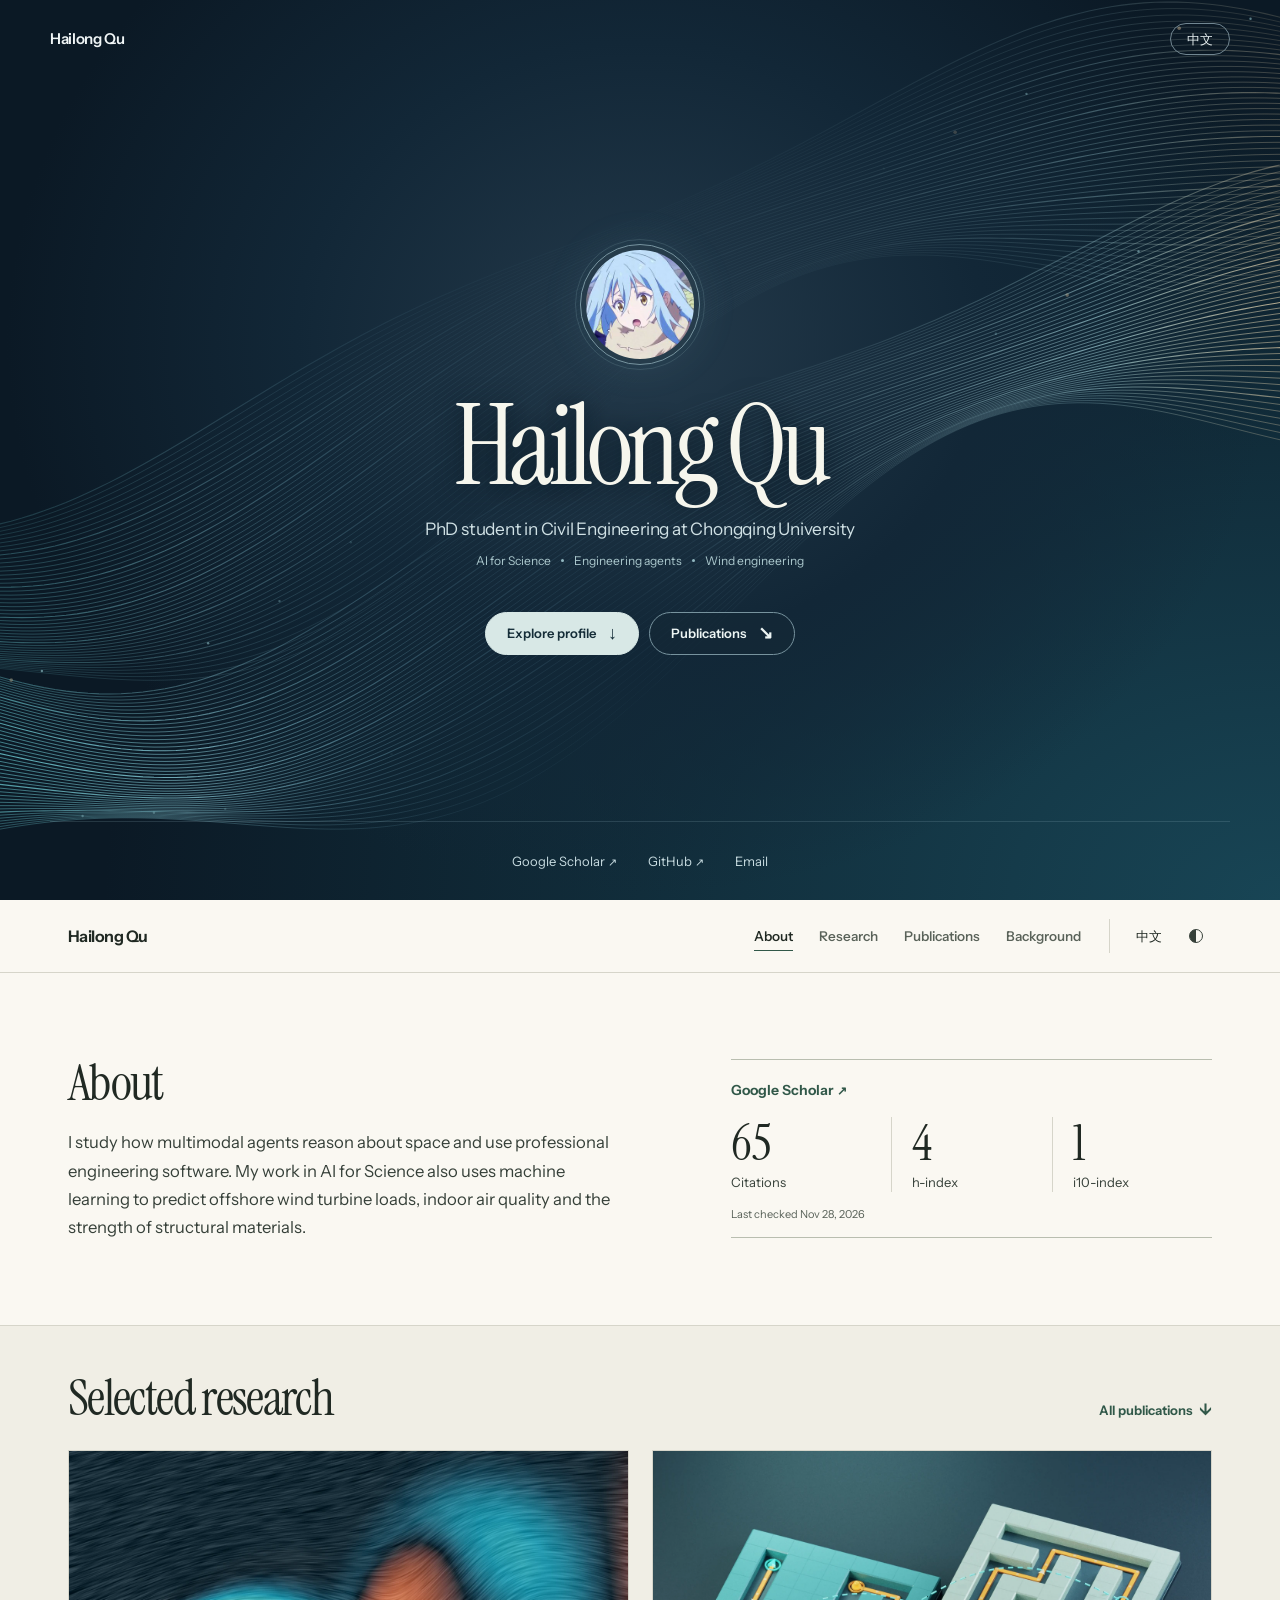
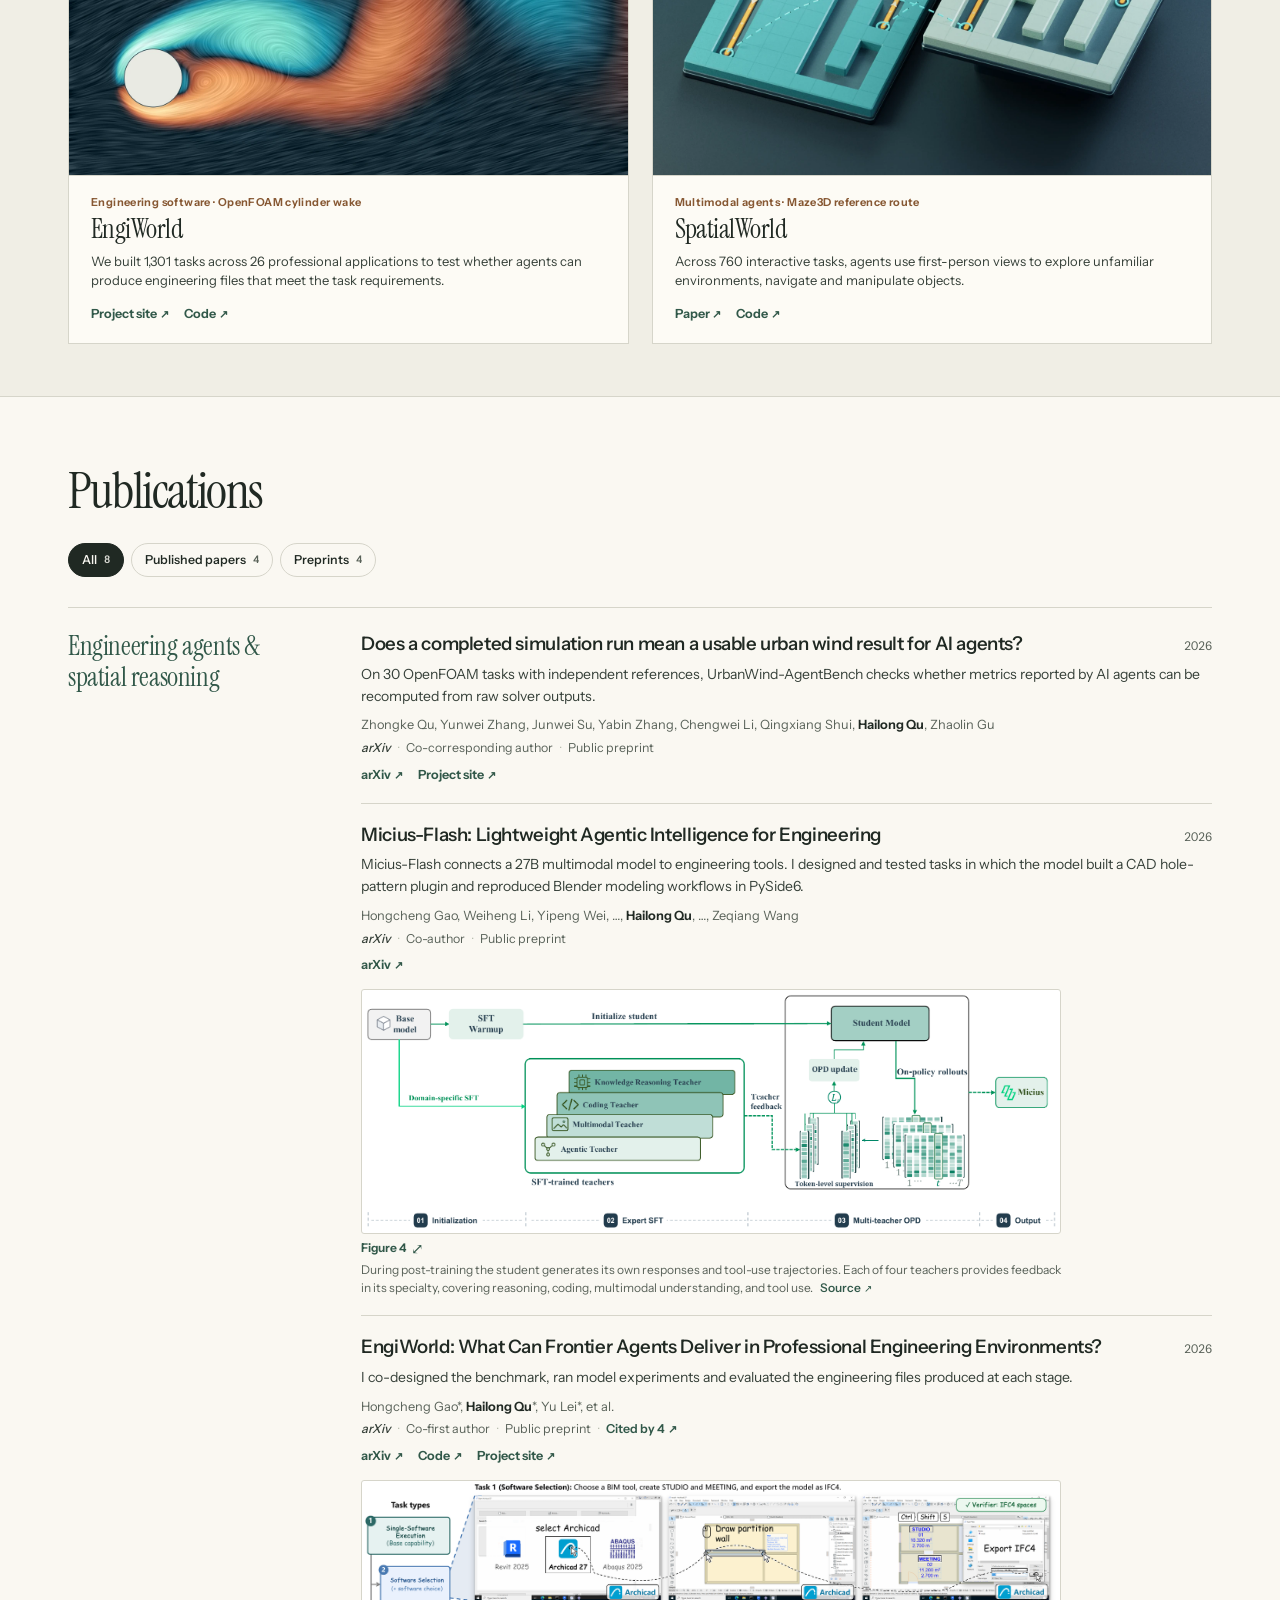
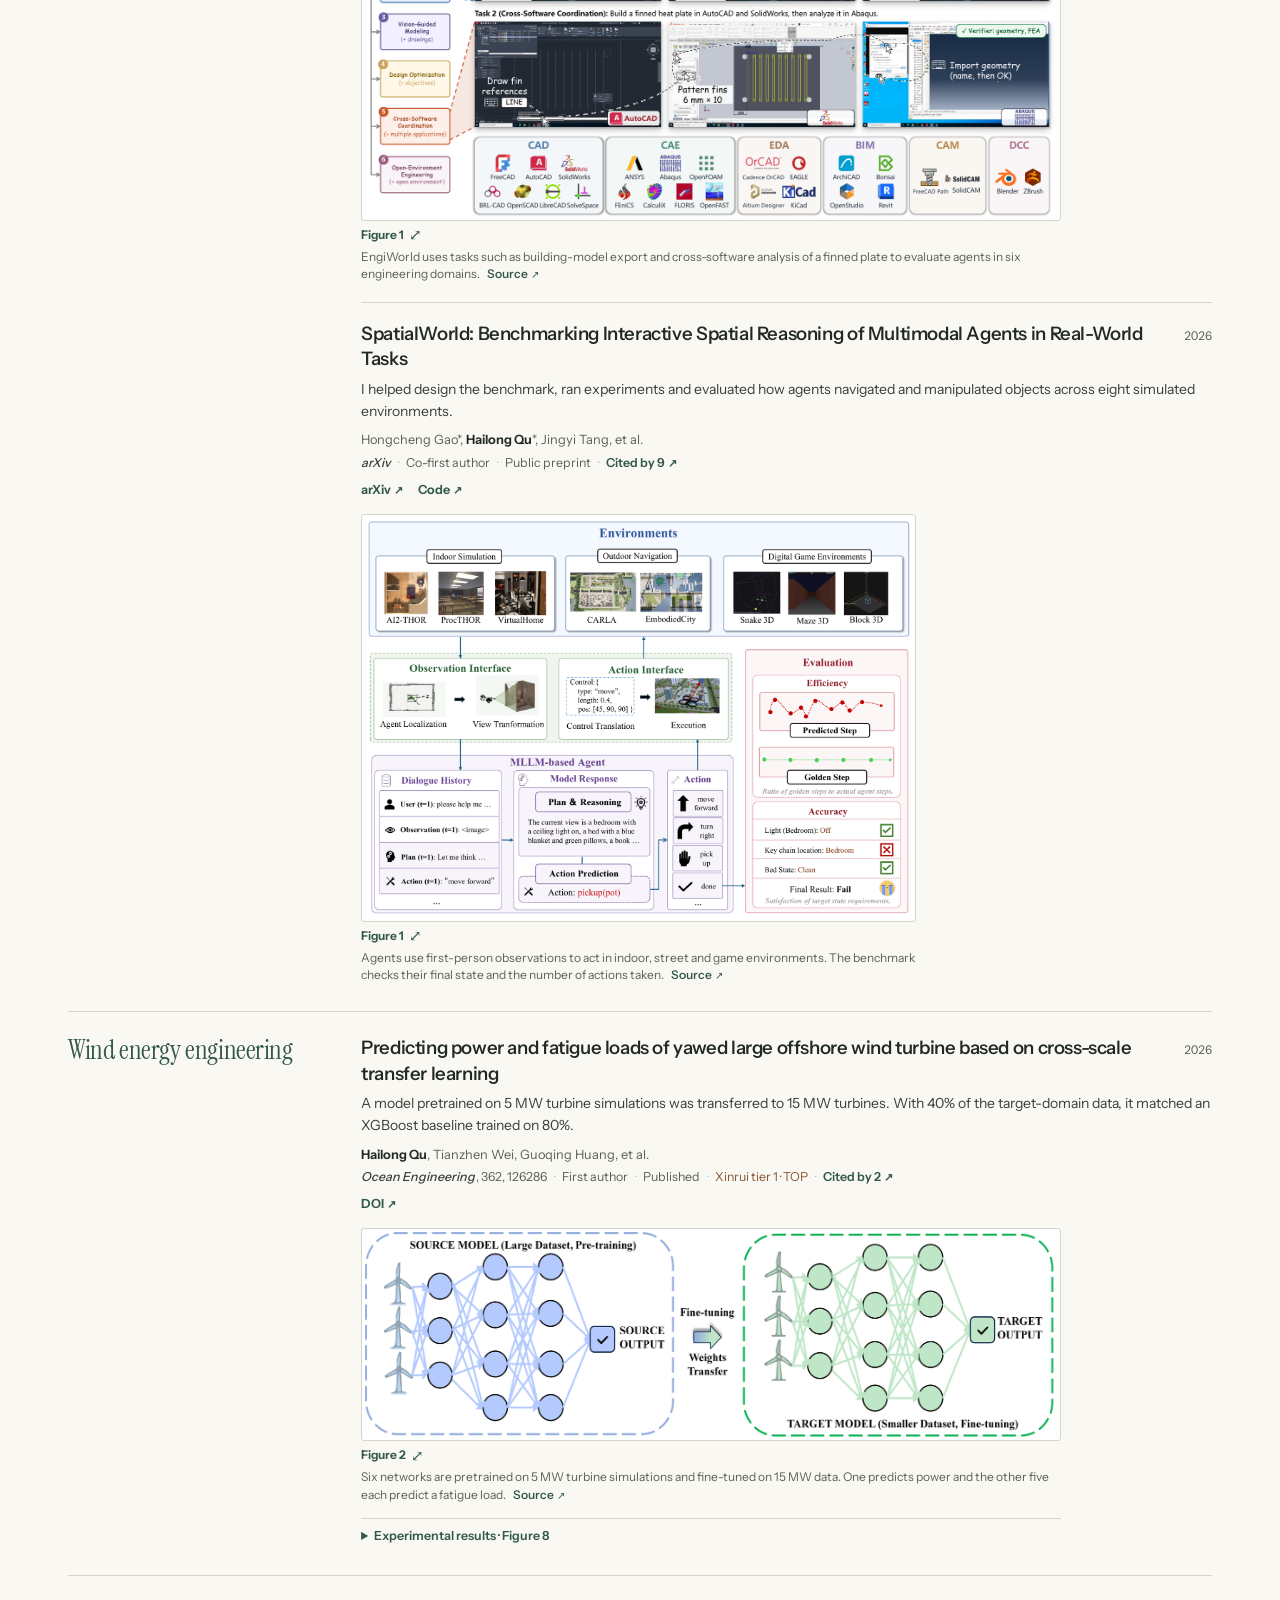
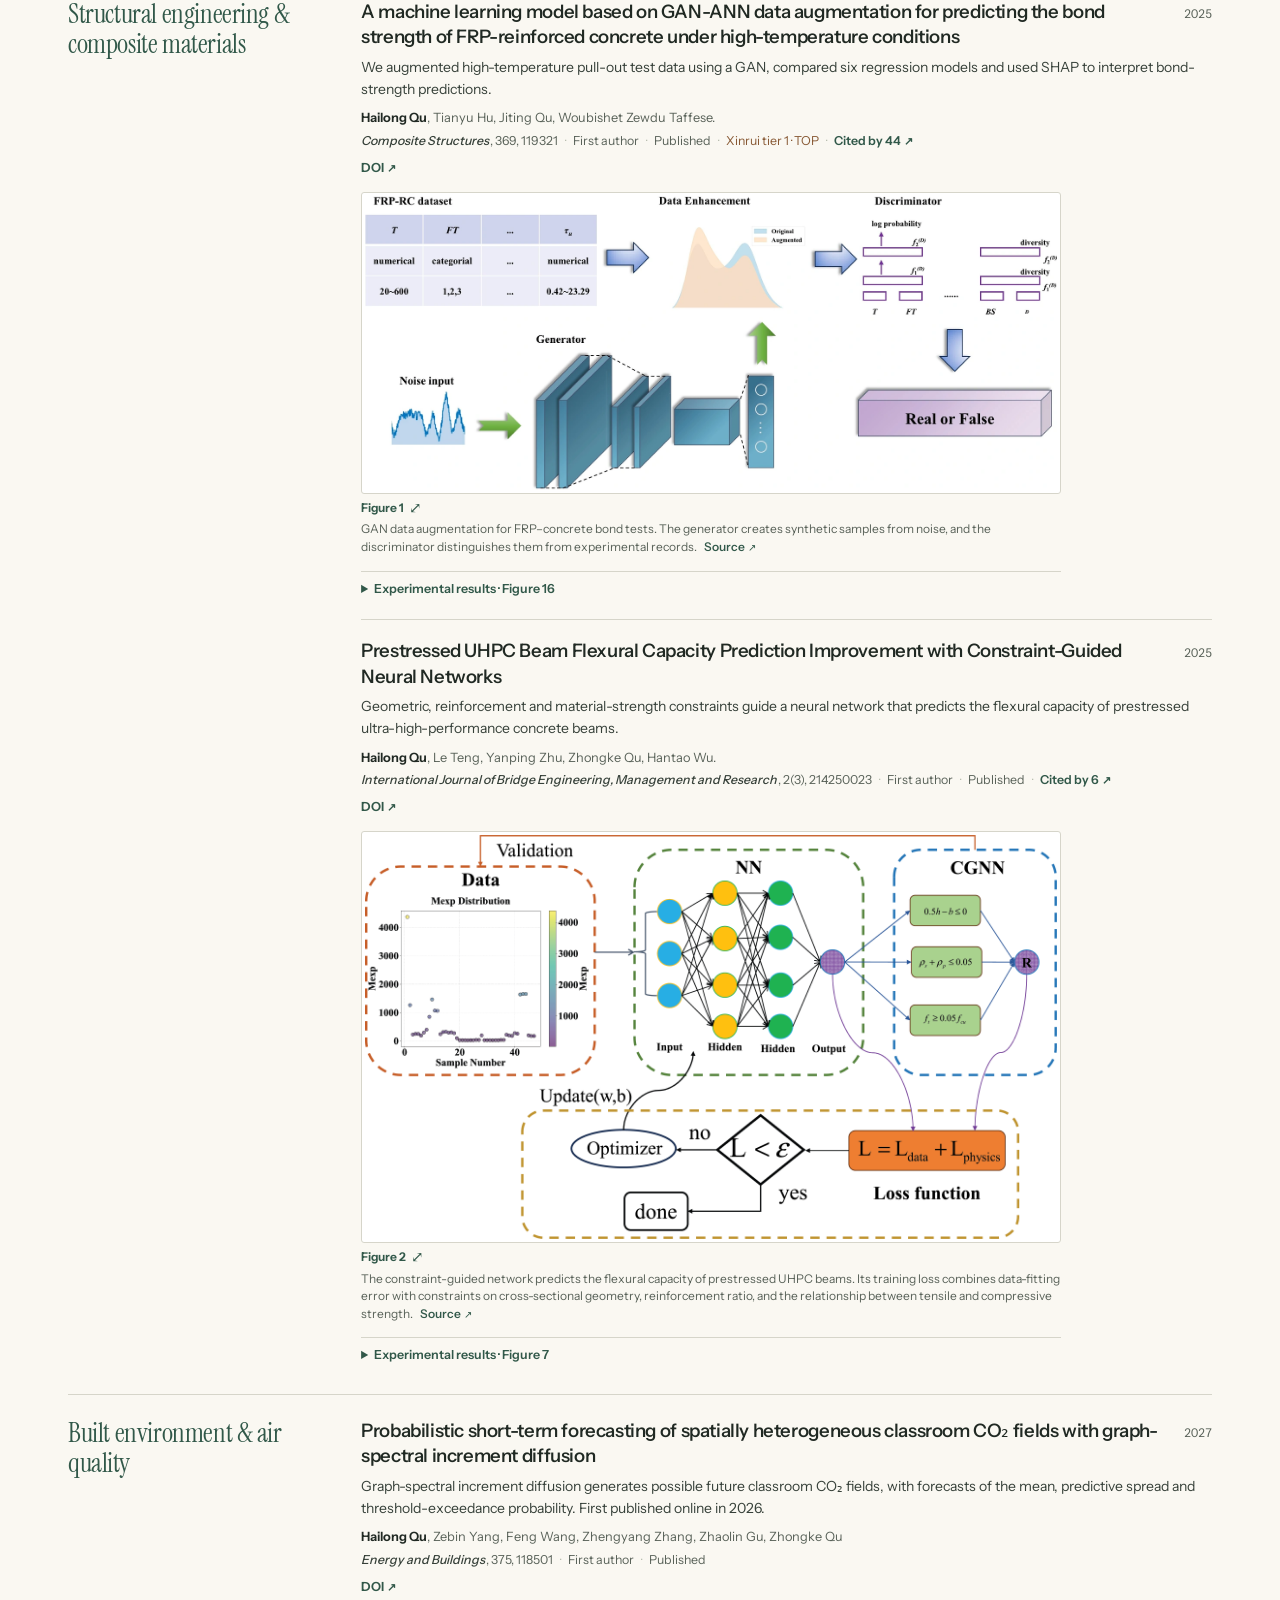
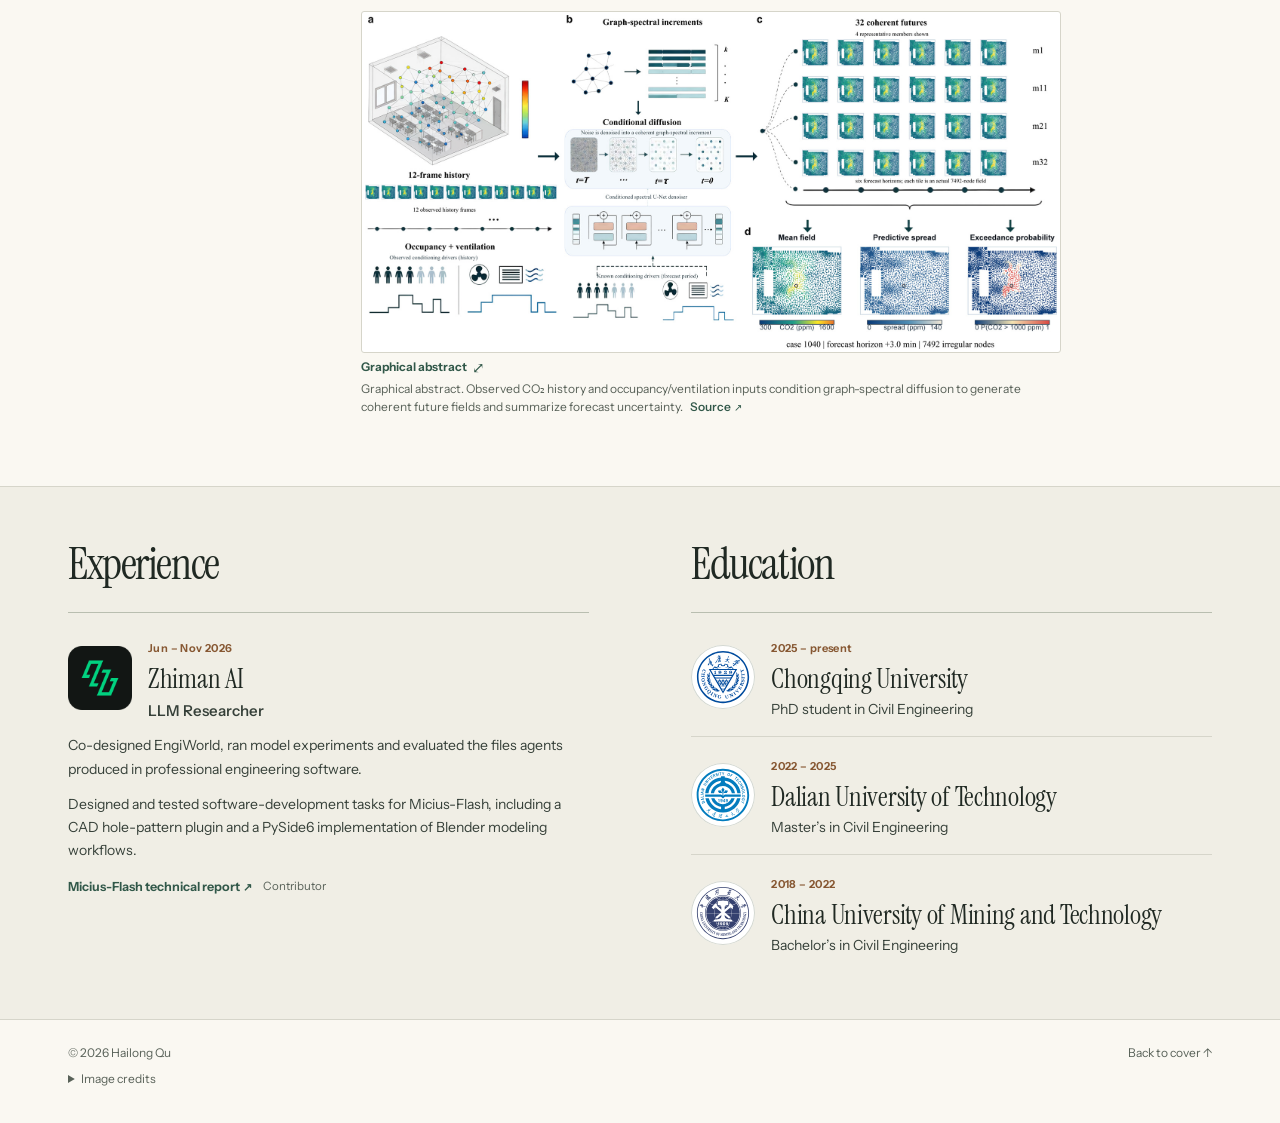
<file: index.html>
<!doctype html>
<html lang="en">
<head>
  <meta charset="utf-8"><meta name="viewport" content="width=device-width, initial-scale=1">
  <title>Hailong Qu · Chongqing University</title><meta name="description" content="Hailong Qu is a PhD student at Chongqing University working on AI for Science, engineering agents and wind energy."><meta name="author" content="Hailong Qu">
  <link rel="canonical" href="https://ttanddd.github.io/"><link rel="alternate" hreflang="en" href="https://ttanddd.github.io/"><link rel="alternate" hreflang="zh-CN" href="https://ttanddd.github.io/zh/"><link rel="alternate" hreflang="x-default" href="https://ttanddd.github.io/">
  <meta property="og:type" content="website"><meta property="og:title" content="Hailong Qu · Chongqing University"><meta property="og:description" content="Hailong Qu is a PhD student at Chongqing University working on AI for Science, engineering agents and wind energy.">
  <meta property="og:url" content="https://ttanddd.github.io/"><meta property="og:image" content="https://ttanddd.github.io/assets/media/scholar-avatar.jpg"><meta property="og:locale" content="en_US">
  <meta name="theme-color" content="#101c29"><link rel="icon" type="image/jpeg" href="/assets/media/scholar-avatar.jpg">
  <link rel="preload" href="/assets/fonts/serif-regular.woff2" as="font" type="font/woff2" crossorigin>
  <link rel="preload" href="/assets/fonts/sans-regular.woff2" as="font" type="font/woff2" crossorigin>
  <link rel="stylesheet" href="/assets/vendor/lenis-1.3.27/lenis.css">
  <link rel="stylesheet" href="/assets/site.css?v=fab3f79877bb"><script defer src="/assets/vendor/lenis-1.3.27/lenis.min.js"></script><script defer src="/assets/motion.js?v=e660ae6ce71c"></script><script defer src="/assets/site.js?v=25aca08988be"></script><script defer src="/assets/cover.js?v=f7f22d058b3a"></script><script defer src="/assets/language.js?v=c162e030c713"></script>
</head>
<body>
<a class="skip" href="#about">Skip to profile</a>
<p id="language-notice" role="status" hidden></p>
<header class="cover" id="home" aria-labelledby="name">
  <canvas class="flow" aria-hidden="true"></canvas>
  <div class="cover-rail"><a href="#home" class="cover-brand">Hailong Qu</a><a class="language" data-language href="/zh/" lang="zh-CN" hreflang="zh-CN" aria-label="Switch to Chinese">中文</a></div>
  <div class="cover-core">
    <div class="portrait"><img src="/assets/media/scholar-avatar.jpg" alt="Profile image from Hailong Qu’s Google Scholar page" width="256" height="256" fetchpriority="high"></div>
    <h1 id="name">Hailong Qu</h1><p class="cover-role">PhD student in Civil Engineering at Chongqing University</p>
    <p class="cover-focus">AI for Science<i></i>Engineering agents<i></i>Wind engineering</p>
    <div class="cover-actions"><a class="enter" href="#about">Explore profile<span aria-hidden="true">↓</span></a><a href="#publications">Publications<span aria-hidden="true">↘</span></a></div>
  </div>
  <div class="cover-foot"><div class="cover-socials"><a class="" href="https://scholar.google.com/citations?user=_gNt3W8AAAAJ" target="_blank" rel="noopener noreferrer">Google Scholar<span class="out" aria-hidden="true">↗</span></a><a class="" href="https://github.com/TTANDDD" target="_blank" rel="noopener noreferrer">GitHub<span class="out" aria-hidden="true">↗</span></a><a href="mailto:tiyudi789520@gmail.com">Email</a></div></div>
</header>
<div class="topbar"><div class="shell top-inner">
  <a class="brand" href="#home" aria-label="Home"><span class="brand-name">Hailong Qu</span></a>
  <nav id="nav" class="nav" aria-label="Home"><a href="#about" data-nav="about">About</a><a href="#research" data-nav="research">Research</a><a href="#publications" data-nav="publications">Publications</a><a href="#background" data-nav="background">Background</a></nav>
  <div class="tools"><a class="language" data-language href="/zh/" lang="zh-CN" hreflang="zh-CN" aria-label="Switch to Chinese">中文</a><button class="theme" type="button" data-theme-button aria-label="Change color theme" title="Change color theme"><span aria-hidden="true"></span></button>
  <button class="menu" type="button" aria-expanded="false" aria-controls="nav"><span>Menu</span><i aria-hidden="true"></i></button></div>
</div></div>
<main id="main">
<section id="about" class="overview shell" aria-labelledby="about-title"><div><h2 id="about-title">About</h2><p class="bio">I study how multimodal agents reason about space and use professional engineering software. My work in AI for Science also uses machine learning to predict offshore wind turbine loads, indoor air quality and the strength of structural materials.</p></div><aside class="scholar-metrics" aria-label="Google Scholar"><a class="metrics-link" href="https://scholar.google.com/citations?user=_gNt3W8AAAAJ" target="_blank" rel="noopener noreferrer">Google Scholar<span class="out" aria-hidden="true">↗</span></a><dl><div><dt>Citations</dt><dd>65</dd></div><div><dt>h-index</dt><dd>4</dd></div><div><dt>i10-index</dt><dd>1</dd></div></dl><p>Last checked <time datetime="2026-11-28T12:49:41Z">Nov 28, 2026</time></p></aside></section>
<section id="research" class="band research" aria-labelledby="research-title"><div class="shell">
  <div class="section-head"><h2 id="research-title">Selected research</h2><a class="jump" href="#publications">All publications<span aria-hidden="true">↓</span></a></div>
  <div class="projects"><article class="project-card" id="project-engiworld">
      <a class="project-art" href="https://engiworld.github.io/" target="_blank" rel="noopener noreferrer" aria-label="EngiWorld · Project site">
        <img src="/assets/media/engiworld-cylinder-wake.webp" alt="Alternating teal and amber vortices form downstream of a cylinder in EngiWorld’s OpenFOAM reference solution." width="1450" height="840" loading="lazy" decoding="async">
      </a>
      <div class="project-body"><p class="project-field">Engineering software · OpenFOAM cylinder wake</p>
        <h3>EngiWorld</h3><p class="project-note">We built 1,301 tasks across 26 professional applications to test whether agents can produce engineering files that meet the task requirements.</p><div class="resource-links"><a class="text-link" href="https://engiworld.github.io/" target="_blank" rel="noopener noreferrer">Project site<span class="out" aria-hidden="true">↗</span></a><a class="text-link" href="https://github.com/Hongcheng-Gao/EngiWorld" target="_blank" rel="noopener noreferrer">Code<span class="out" aria-hidden="true">↗</span></a></div>
      </div></article><article class="project-card" id="project-spatialworld">
      <a class="project-art" href="https://arxiv.org/abs/2606.09669" target="_blank" rel="noopener noreferrer" aria-label="SpatialWorld · Paper">
        <img src="/assets/media/spatialworld-maze23-reference.webp" alt="Exploded view of SpatialWorld’s two-floor Maze3D level 23. An orange route crosses the upper floor and returns to the goal below. Dashed lines join the stairs." width="1450" height="840" loading="lazy" decoding="async">
      </a>
      <div class="project-body"><p class="project-field">Multimodal agents · Maze3D reference route</p>
        <h3>SpatialWorld</h3><p class="project-note">Across 760 interactive tasks, agents use first-person views to explore unfamiliar environments, navigate and manipulate objects.</p><div class="resource-links"><a class="text-link" href="https://arxiv.org/abs/2606.09669" target="_blank" rel="noopener noreferrer">Paper<span class="out" aria-hidden="true">↗</span></a><a class="text-link" href="https://github.com/Hongcheng-Gao/SpatialWorld" target="_blank" rel="noopener noreferrer">Code<span class="out" aria-hidden="true">↗</span></a></div>
      </div></article></div>
</div></section>
<section id="publications" class="section shell" aria-labelledby="publications-title">
  <div class="section-head"><h2 id="publications-title">Publications</h2></div>
  <div class="filters" data-filters hidden role="group" aria-label="Filter publications"><button type="button" data-filter="all" aria-pressed="true">All<span class="tab-count">8</span></button><button type="button" data-filter="published" aria-pressed="false">Published papers<span class="tab-count">4</span></button><button type="button" data-filter="preprint" aria-pressed="false">Preprints<span class="tab-count">4</span></button></div>
  <p class="sr-only" data-result-count aria-live="polite" data-template="{n} publications shown"></p>
  <section class="paper-group" data-field="agents" aria-labelledby="field-agents"><h3 id="field-agents">Engineering agents &amp; spatial reasoning</h3><div class="paper-list"><article class="paper" id="paper-pub-dede52f03599" data-status="preprint">
      <div class="paper-title"><h4>Does a completed simulation run mean a usable urban wind result for AI agents?</h4><time class="paper-year">2026</time></div>
      <p class="paper-note">On 30 OpenFOAM tasks with independent references, UrbanWind-AgentBench checks whether metrics reported by AI agents can be recomputed from raw solver outputs.</p><p class="authors" lang="en">Zhongke Qu, Yunwei Zhang, Junwei Su, Yabin Zhang, Chengwei Li, Qingxiang Shui, <strong>Hailong Qu</strong>, Zhaolin Gu</p>
      <p class="paper-meta"><cite lang="en">arXiv</cite><span class="sep" aria-hidden="true">·</span>Co-corresponding author<span class="sep" aria-hidden="true">·</span>Public preprint</p><div class="resource-links"><a class="text-link" href="https://arxiv.org/abs/2611.19385" target="_blank" rel="noopener noreferrer">arXiv<span class="out" aria-hidden="true">↗</span></a><a class="text-link" href="https://ttanddd.github.io/urbanwind-agentbench/" target="_blank" rel="noopener noreferrer">Project site<span class="out" aria-hidden="true">↗</span></a></div>
      
    </article><article class="paper" id="paper-micius-flash" data-status="preprint">
      <div class="paper-title"><h4>Micius-Flash: Lightweight Agentic Intelligence for Engineering</h4><time class="paper-year">2026</time></div>
      <p class="paper-note">Micius-Flash connects a 27B multimodal model to engineering tools. I designed and tested tasks in which the model built a CAD hole-pattern plugin and reproduced Blender modeling workflows in PySide6.</p><p class="authors" lang="en">Hongcheng Gao, Weiheng Li, Yipeng Wei, …, <strong>Hailong Qu</strong>, …, Zeqiang Wang</p>
      <p class="paper-meta"><cite lang="en">arXiv</cite><span class="sep" aria-hidden="true">·</span>Co-author<span class="sep" aria-hidden="true">·</span>Public preprint</p><div class="resource-links"><a class="text-link" href="https://arxiv.org/abs/2611.10015" target="_blank" rel="noopener noreferrer">arXiv<span class="out" aria-hidden="true">↗</span></a></div>
      <div class="figure-grid"><figure id="figure-micius-flash-fig4" class="paper-figure figure-primary" style="--figure-ratio:2.92079208">
        <a class="figure-open" href="/assets/media/papers/micius-flash-fig4.png" data-figure data-credit="Micius Team (2026) · arXiv:2611.10015v1, Figure 4" data-license="" aria-label="Enlarge · Figure 4 · During post-training the student generates its own responses and tool-use trajectories. Each of four teachers provides feedback in its specialty, covering reasoning, coding, multimodal understanding, and tool use.">
          <span class="figure-mat"><span class="figure-frame" style="--image-width:101.694915%;--image-left:-0.282486%;--image-top:-37.128713%;">
            <img src="/assets/media/papers/micius-flash-fig4.png" alt="During post-training the student generates its own responses and tool-use trajectories. Each of four teachers provides feedback in its specialty, covering reasoning, coding, multimodal understanding, and tool use." width="1800" height="1013" loading="lazy" decoding="async">
          </span></span>
          <span class="figure-label"><span class="figure-number">Figure 4</span><span aria-hidden="true">⤢</span></span>
        </a>
        <figcaption><span class="figure-caption">During post-training the student generates its own responses and tool-use trajectories. Each of four teachers provides feedback in its specialty, covering reasoning, coding, multimodal understanding, and tool use.</span>
          <a class="figure-source" href="https://arxiv.org/html/2611.10015v1#S3.F4" target="_blank" rel="noopener noreferrer">Source<span class="out" aria-hidden="true">↗</span></a></figcaption>
      </figure></div>
    </article><article class="paper" id="paper-engiworld" data-status="preprint">
      <div class="paper-title"><h4>EngiWorld: What Can Frontier Agents Deliver in Professional Engineering Environments?</h4><time class="paper-year">2026</time></div>
      <p class="paper-note">I co-designed the benchmark, ran model experiments and evaluated the engineering files produced at each stage.</p><p class="authors" lang="en">Hongcheng Gao*, <strong>Hailong Qu</strong>*, Yu Lei*, et al.</p>
      <p class="paper-meta"><cite lang="en">arXiv</cite><span class="sep" aria-hidden="true">·</span>Co-first author<span class="sep" aria-hidden="true">·</span>Public preprint<span class="sep" aria-hidden="true">·</span><a class="cited" href="https://scholar.google.com/scholar?cites=8422890464850785582" target="_blank" rel="noopener noreferrer">Cited by 4<span class="out" aria-hidden="true">↗</span></a></p><div class="resource-links"><a class="text-link" href="https://arxiv.org/abs/2609.37686" target="_blank" rel="noopener noreferrer">arXiv<span class="out" aria-hidden="true">↗</span></a><a class="text-link" href="https://github.com/Hongcheng-Gao/EngiWorld" target="_blank" rel="noopener noreferrer">Code<span class="out" aria-hidden="true">↗</span></a><a class="text-link" href="https://engiworld.github.io/" target="_blank" rel="noopener noreferrer">Project site<span class="out" aria-hidden="true">↗</span></a></div>
      <div class="figure-grid"><figure id="figure-engiworld-fig1" class="paper-figure" style="--figure-ratio:2.08062419">
        <a class="figure-open" href="/assets/media/papers/engiworld-fig1.webp" data-figure data-credit="© 2026 EngiWorld Authors · MIT" data-license="https://github.com/Hongcheng-Gao/EngiWorld/blob/main/LICENSE" aria-label="Enlarge · Figure 1 · EngiWorld uses tasks such as building-model export and cross-software analysis of a finned plate to evaluate agents in six engineering domains.">
          <span class="figure-mat"><span class="figure-frame">
            <img src="/assets/media/papers/engiworld-fig1.webp" alt="EngiWorld uses tasks such as building-model export and cross-software analysis of a finned plate to evaluate agents in six engineering domains." width="1600" height="769" loading="lazy" decoding="async">
          </span></span>
          <span class="figure-label"><span class="figure-number">Figure 1</span><span aria-hidden="true">⤢</span></span>
        </a>
        <figcaption><span class="figure-caption">EngiWorld uses tasks such as building-model export and cross-software analysis of a finned plate to evaluate agents in six engineering domains.</span>
          <a class="figure-source" href="https://arxiv.org/html/2609.37686v2#S1.F1" target="_blank" rel="noopener noreferrer">Source<span class="out" aria-hidden="true">↗</span></a></figcaption>
      </figure></div>
    </article><article class="paper" id="paper-spatialworld" data-status="preprint">
      <div class="paper-title"><h4>SpatialWorld: Benchmarking Interactive Spatial Reasoning of Multimodal Agents in Real-World Tasks</h4><time class="paper-year">2026</time></div>
      <p class="paper-note">I helped design the benchmark, ran experiments and evaluated how agents navigated and manipulated objects across eight simulated environments.</p><p class="authors" lang="en">Hongcheng Gao*, <strong>Hailong Qu</strong>*, Jingyi Tang, et al.</p>
      <p class="paper-meta"><cite lang="en">arXiv</cite><span class="sep" aria-hidden="true">·</span>Co-first author<span class="sep" aria-hidden="true">·</span>Public preprint<span class="sep" aria-hidden="true">·</span><a class="cited" href="https://scholar.google.com/scholar?cites=4801937270758037470" target="_blank" rel="noopener noreferrer">Cited by 9<span class="out" aria-hidden="true">↗</span></a></p><div class="resource-links"><a class="text-link" href="https://arxiv.org/abs/2606.09669" target="_blank" rel="noopener noreferrer">arXiv<span class="out" aria-hidden="true">↗</span></a><a class="text-link" href="https://github.com/Hongcheng-Gao/SpatialWorld" target="_blank" rel="noopener noreferrer">Code<span class="out" aria-hidden="true">↗</span></a></div>
      <div class="figure-grid"><figure id="figure-spatialworld-fig1" class="paper-figure" style="--figure-ratio:1.36842105">
        <a class="figure-open" href="/assets/media/papers/spatialworld-fig1.webp" data-figure data-credit="Gao, Qu et al. (2026) · CC BY 4.0" data-license="https://creativecommons.org/licenses/by/4.0/" aria-label="Enlarge · Figure 1 · Agents use first-person observations to act in indoor, street and game environments. The benchmark checks their final state and the number of actions taken.">
          <span class="figure-mat"><span class="figure-frame" style="--image-width:104.302477%;--image-left:-2.216428%;--image-top:-3.568243%;">
            <img src="/assets/media/papers/spatialworld-fig1.webp" alt="Agents use first-person observations to act in indoor, street and game environments. The benchmark checks their final state and the number of actions taken." width="1600" height="1241" loading="lazy" decoding="async">
          </span></span>
          <span class="figure-label"><span class="figure-number">Figure 1</span><span aria-hidden="true">⤢</span></span>
        </a>
        <figcaption><span class="figure-caption">Agents use first-person observations to act in indoor, street and game environments. The benchmark checks their final state and the number of actions taken.</span>
          <a class="figure-source" href="https://arxiv.org/html/2606.09669v2#S2.F1" target="_blank" rel="noopener noreferrer">Source<span class="out" aria-hidden="true">↗</span></a></figcaption>
      </figure></div>
    </article></div></section>
<section class="paper-group" data-field="wind" aria-labelledby="field-wind"><h3 id="field-wind">Wind energy engineering</h3><div class="paper-list"><article class="paper" id="paper-offshore" data-status="published">
      <div class="paper-title"><h4>Predicting power and fatigue loads of yawed large offshore wind turbine based on cross-scale transfer learning</h4><time class="paper-year">2026</time></div>
      <p class="paper-note">A model pretrained on 5 MW turbine simulations was transferred to 15 MW turbines. With 40% of the target-domain data, it matched an XGBoost baseline trained on 80%.</p><p class="authors" lang="en"><strong>Hailong Qu</strong>, Tianzhen Wei, Guoqing Huang, et al.</p>
      <p class="paper-meta"><cite lang="en">Ocean Engineering</cite><span class="vol">, 362, 126286</span><span class="sep" aria-hidden="true">·</span>First author<span class="sep" aria-hidden="true">·</span>Published<span class="sep" aria-hidden="true">·</span><span class="rank" title="2026 Xinrui ranking, best tier across major and minor categories">Xinrui tier 1 · TOP</span><span class="sep" aria-hidden="true">·</span><a class="cited" href="https://scholar.google.com/scholar?cites=12525449123160872142" target="_blank" rel="noopener noreferrer">Cited by 2<span class="out" aria-hidden="true">↗</span></a></p><div class="resource-links"><a class="text-link" href="https://doi.org/10.1016/j.oceaneng.2026.126286" target="_blank" rel="noopener noreferrer">DOI<span class="out" aria-hidden="true">↗</span></a></div>
      <div class="figure-grid"><figure id="figure-offshore-fig2" class="paper-figure figure-primary" style="--figure-ratio:3.36980306">
        <a class="figure-open" href="/assets/media/papers/offshore-fig2.webp" data-figure data-credit="Qu et al. · Ocean Engineering (2026)" data-license="" aria-label="Enlarge · Figure 2 · Six networks are pretrained on 5 MW turbine simulations and fine-tuned on 15 MW data. One predicts power and the other five each predict a fatigue load.">
          <span class="figure-mat"><span class="figure-frame" style="--image-width:101.298701%;--image-left:0.000000%;--image-top:0.000000%;">
            <img src="/assets/media/papers/offshore-fig2.webp" alt="Six networks are pretrained on 5 MW turbine simulations and fine-tuned on 15 MW data. One predicts power and the other five each predict a fatigue load." width="1560" height="457" loading="lazy" decoding="async">
          </span></span>
          <span class="figure-label"><span class="figure-number">Figure 2</span><span aria-hidden="true">⤢</span></span>
        </a>
        <figcaption><span class="figure-caption">Six networks are pretrained on 5 MW turbine simulations and fine-tuned on 15 MW data. One predicts power and the other five each predict a fatigue load.</span>
          <a class="figure-source" href="https://doi.org/10.1016/j.oceaneng.2026.126286" target="_blank" rel="noopener noreferrer">Source<span class="out" aria-hidden="true">↗</span></a></figcaption>
      </figure><details class="extra-figure" id="detail-offshore-fig8"><summary>Experimental results · Figure 8</summary><figure id="figure-offshore-fig8" class="paper-figure" style="--figure-ratio:1.52475248">
        <a class="figure-open" href="/assets/media/papers/offshore-fig8.webp" data-figure data-credit="Qu et al. · Ocean Engineering (2026)" data-license="" aria-label="Enlarge · Figure 8 · Predicted and simulated power and fatigue loads for the 15 MW target turbine. Blue points are training cases and red points are test cases.">
          <span class="figure-mat"><span class="figure-frame" style="--image-width:101.298701%;--image-left:-0.649351%;--image-top:-0.396040%;">
            <img src="/assets/media/papers/offshore-fig8.webp" alt="Predicted and simulated power and fatigue loads for the 15 MW target turbine. Blue points are training cases and red points are test cases." width="1560" height="1024" loading="lazy" decoding="async">
          </span></span>
          <span class="figure-label"><span class="figure-number">Figure 8</span><span aria-hidden="true">⤢</span></span>
        </a>
        <figcaption><span class="figure-caption">Predicted and simulated power and fatigue loads for the 15 MW target turbine. Blue points are training cases and red points are test cases.</span>
          <a class="figure-source" href="https://doi.org/10.1016/j.oceaneng.2026.126286" target="_blank" rel="noopener noreferrer">Source<span class="out" aria-hidden="true">↗</span></a></figcaption>
      </figure></details></div>
    </article></div></section>
<section class="paper-group" data-field="structures" aria-labelledby="field-structures"><h3 id="field-structures">Structural engineering &amp; composite materials</h3><div class="paper-list"><article class="paper" id="paper-bond" data-status="published">
      <div class="paper-title"><h4>A machine learning model based on GAN-ANN data augmentation for predicting the bond strength of FRP-reinforced concrete under high-temperature conditions</h4><time class="paper-year">2025</time></div>
      <p class="paper-note">We augmented high-temperature pull-out test data using a GAN, compared six regression models and used SHAP to interpret bond-strength predictions.</p><p class="authors" lang="en"><strong>Hailong Qu</strong>, Tianyu Hu, Jiting Qu, Woubishet Zewdu Taffese.</p>
      <p class="paper-meta"><cite lang="en">Composite Structures</cite><span class="vol">, 369, 119321</span><span class="sep" aria-hidden="true">·</span>First author<span class="sep" aria-hidden="true">·</span>Published<span class="sep" aria-hidden="true">·</span><span class="rank" title="2026 Xinrui ranking, best tier across major and minor categories">Xinrui tier 1 · TOP</span><span class="sep" aria-hidden="true">·</span><a class="cited" href="https://scholar.google.com/scholar?cites=12650329744078022624" target="_blank" rel="noopener noreferrer">Cited by 44<span class="out" aria-hidden="true">↗</span></a></p><div class="resource-links"><a class="text-link" href="https://doi.org/10.1016/j.compstruct.2025.119321" target="_blank" rel="noopener noreferrer">DOI<span class="out" aria-hidden="true">↗</span></a></div>
      <div class="figure-grid"><figure id="figure-bond-fig1" class="paper-figure figure-primary" style="--figure-ratio:2.35640648">
        <a class="figure-open" href="/assets/media/papers/bond-fig1.webp" data-figure data-credit="Qu et al. · Composite Structures (2025)" data-license="" aria-label="Enlarge · Figure 1 · GAN data augmentation for FRP–concrete bond tests. The generator creates synthetic samples from noise, and the discriminator distinguishes them from experimental records.">
          <span class="figure-mat"><span class="figure-frame">
            <img src="/assets/media/papers/bond-fig1.webp" alt="GAN data augmentation for FRP–concrete bond tests. The generator creates synthetic samples from noise, and the discriminator distinguishes them from experimental records." width="1600" height="679" loading="lazy" decoding="async">
          </span></span>
          <span class="figure-label"><span class="figure-number">Figure 1</span><span aria-hidden="true">⤢</span></span>
        </a>
        <figcaption><span class="figure-caption">GAN data augmentation for FRP–concrete bond tests. The generator creates synthetic samples from noise, and the discriminator distinguishes them from experimental records.</span>
          <a class="figure-source" href="https://doi.org/10.1016/j.compstruct.2025.119321" target="_blank" rel="noopener noreferrer">Source<span class="out" aria-hidden="true">↗</span></a></figcaption>
      </figure><details class="extra-figure" id="detail-bond-fig16"><summary>Experimental results · Figure 16</summary><figure id="figure-bond-fig16" class="paper-figure" style="--figure-ratio:0.98607595">
        <a class="figure-open" href="/assets/media/papers/bond-fig16.webp" data-figure data-credit="Qu et al. · Composite Structures (2025)" data-license="" aria-label="Enlarge · Figure 16 · Test-set RMSE and R² for six bond-strength models after adding 30% synthetic data generated using GAN–ANN, KDE or TGAN.">
          <span class="figure-mat"><span class="figure-frame">
            <img src="/assets/media/papers/bond-fig16.webp" alt="Test-set RMSE and R² for six bond-strength models after adding 30% synthetic data generated using GAN–ANN, KDE or TGAN." width="1558" height="1580" loading="lazy" decoding="async">
          </span></span>
          <span class="figure-label"><span class="figure-number">Figure 16</span><span aria-hidden="true">⤢</span></span>
        </a>
        <figcaption><span class="figure-caption">Test-set RMSE and R² for six bond-strength models after adding 30% synthetic data generated using GAN–ANN, KDE or TGAN.</span>
          <a class="figure-source" href="https://doi.org/10.1016/j.compstruct.2025.119321" target="_blank" rel="noopener noreferrer">Source<span class="out" aria-hidden="true">↗</span></a></figcaption>
      </figure></details></div>
    </article><article class="paper" id="paper-uhpc" data-status="published">
      <div class="paper-title"><h4>Prestressed UHPC Beam Flexural Capacity Prediction Improvement with Constraint-Guided Neural Networks</h4><time class="paper-year">2025</time></div>
      <p class="paper-note">Geometric, reinforcement and material-strength constraints guide a neural network that predicts the flexural capacity of prestressed ultra-high-performance concrete beams.</p><p class="authors" lang="en"><strong>Hailong Qu</strong>, Le Teng, Yanping Zhu, Zhongke Qu, Hantao Wu.</p>
      <p class="paper-meta"><cite lang="en">International Journal of Bridge Engineering, Management and Research</cite><span class="vol">, 2(3), 214250023</span><span class="sep" aria-hidden="true">·</span>First author<span class="sep" aria-hidden="true">·</span>Published<span class="sep" aria-hidden="true">·</span><a class="cited" href="https://scholar.google.com/scholar?cites=16965351680424235215" target="_blank" rel="noopener noreferrer">Cited by 6<span class="out" aria-hidden="true">↗</span></a></p><div class="resource-links"><a class="text-link" href="https://doi.org/10.70465/ber.v2i3.31" target="_blank" rel="noopener noreferrer">DOI<span class="out" aria-hidden="true">↗</span></a></div>
      <div class="figure-grid"><figure id="figure-uhpc-fig2" class="paper-figure figure-primary" style="--figure-ratio:1.71462830">
        <a class="figure-open" href="/assets/media/papers/uhpc-fig2.webp" data-figure data-credit="© 2025 Hailong Qu, Le Teng, Yanping Zhu, Zhongke Qu and Hantao Wu · CC BY-NC-ND 4.0" data-license="https://creativecommons.org/licenses/by-nc-nd/4.0/" aria-label="Enlarge · Figure 2 · The constraint-guided network predicts the flexural capacity of prestressed UHPC beams. Its training loss combines data-fitting error with constraints on cross-sectional geometry, reinforcement ratio, and the relationship between tensile and compressive strength.">
          <span class="figure-mat"><span class="figure-frame">
            <img src="/assets/media/papers/uhpc-fig2.webp" alt="The constraint-guided network predicts the flexural capacity of prestressed UHPC beams. Its training loss combines data-fitting error with constraints on cross-sectional geometry, reinforcement ratio, and the relationship between tensile and compressive strength." width="2860" height="1668" loading="lazy" decoding="async">
          </span></span>
          <span class="figure-label"><span class="figure-number">Figure 2</span><span aria-hidden="true">⤢</span></span>
        </a>
        <figcaption><span class="figure-caption">The constraint-guided network predicts the flexural capacity of prestressed UHPC beams. Its training loss combines data-fitting error with constraints on cross-sectional geometry, reinforcement ratio, and the relationship between tensile and compressive strength.</span>
          <a class="figure-source" href="https://ijbemr.org/index.php/ber/article/view/31#fig-2" target="_blank" rel="noopener noreferrer">Source<span class="out" aria-hidden="true">↗</span></a></figcaption>
      </figure><details class="extra-figure" id="detail-uhpc-fig7"><summary>Experimental results · Figure 7</summary><figure id="figure-uhpc-fig7" class="paper-figure" style="--figure-ratio:2.23788546">
        <a class="figure-open" href="/assets/media/papers/uhpc-fig7.webp" data-figure data-credit="© 2025 Hailong Qu, Le Teng, Yanping Zhu, Zhongke Qu and Hantao Wu · CC BY-NC-ND 4.0" data-license="https://creativecommons.org/licenses/by-nc-nd/4.0/" aria-label="Enlarge · Figure 7 · Mean relative training and test errors for seven combinations of physical constraints in prestressed UHPC beam capacity prediction.">
          <span class="figure-mat"><span class="figure-frame">
            <img src="/assets/media/papers/uhpc-fig7.webp" alt="Mean relative training and test errors for seven combinations of physical constraints in prestressed UHPC beam capacity prediction." width="2032" height="908" loading="lazy" decoding="async">
          </span></span>
          <span class="figure-label"><span class="figure-number">Figure 7</span><span aria-hidden="true">⤢</span></span>
        </a>
        <figcaption><span class="figure-caption">Mean relative training and test errors for seven combinations of physical constraints in prestressed UHPC beam capacity prediction.</span>
          <a class="figure-source" href="https://ijbemr.org/index.php/ber/article/view/31" target="_blank" rel="noopener noreferrer">Source<span class="out" aria-hidden="true">↗</span></a></figcaption>
      </figure></details></div>
    </article></div></section>
<section class="paper-group" data-field="built-environment" aria-labelledby="field-built-environment"><h3 id="field-built-environment">Built environment &amp; air quality</h3><div class="paper-list"><article class="paper" id="paper-pub-89aad08bacbb" data-status="published">
      <div class="paper-title"><h4>Probabilistic short-term forecasting of spatially heterogeneous classroom CO₂ fields with graph-spectral increment diffusion</h4><time class="paper-year">2027</time></div>
      <p class="paper-note">Graph-spectral increment diffusion generates possible future classroom CO₂ fields, with forecasts of the mean, predictive spread and threshold-exceedance probability. First published online in 2026.</p><p class="authors" lang="en"><strong>Hailong Qu</strong>, Zebin Yang, Feng Wang, Zhengyang Zhang, Zhaolin Gu, Zhongke Qu</p>
      <p class="paper-meta"><cite lang="en">Energy and Buildings</cite><span class="vol">, 375, 118501</span><span class="sep" aria-hidden="true">·</span>First author<span class="sep" aria-hidden="true">·</span>Published</p><div class="resource-links"><a class="text-link" href="https://doi.org/10.1016/j.enbuild.2026.118501" target="_blank" rel="noopener noreferrer">DOI<span class="out" aria-hidden="true">↗</span></a></div>
      <div class="figure-grid"><figure id="figure-co2-graphical-abstract" class="paper-figure figure-primary" style="--figure-ratio:2.06884876">
        <a class="figure-open" href="/assets/media/papers/co2-graphical-abstract.jpg" data-figure data-credit="Qu et al. (2026) · Energy and Buildings · DOI: 10.1016/j.enbuild.2026.118501 · Graphical abstract" data-license="" aria-label="Enlarge · Graphical abstract · Graphical abstract. Observed CO₂ history and occupancy/ventilation inputs condition graph-spectral diffusion to generate coherent future fields and summarize forecast uncertainty.">
          <span class="figure-mat"><span class="figure-frame">
            <img src="/assets/media/papers/co2-graphical-abstract.jpg" alt="Graphical abstract. Observed CO₂ history and occupancy/ventilation inputs condition graph-spectral diffusion to generate coherent future fields and summarize forecast uncertainty." width="1833" height="886" loading="lazy" decoding="async">
          </span></span>
          <span class="figure-label"><span class="figure-number">Graphical abstract</span><span aria-hidden="true">⤢</span></span>
        </a>
        <figcaption><span class="figure-caption">Graphical abstract. Observed CO₂ history and occupancy/ventilation inputs condition graph-spectral diffusion to generate coherent future fields and summarize forecast uncertainty.</span>
          <a class="figure-source" href="https://www.sciencedirect.com/science/article/pii/S0378778826015616" target="_blank" rel="noopener noreferrer">Source<span class="out" aria-hidden="true">↗</span></a></figcaption>
      </figure></div>
    </article></div></section>
</section>
<div id="background" class="band background"><div class="shell background-grid">
  <section id="experience" aria-labelledby="work-title"><h2 id="work-title">Experience</h2>
    <div class="job"><div class="org-header">
      <a class="org-mark" href="https://zhiman.cn/" target="_blank" rel="noopener noreferrer" aria-label="Zhiman AI · Official website">
        <img src="/assets/media/organizations/zhiman-ai.png" width="64" height="64" alt="" loading="lazy" decoding="async">
      </a>
      <div class="org-copy"><span class="period">Jun – Nov 2026</span><h3>Zhiman AI</h3><p class="org-role">LLM Researcher</p></div>
    </div>
      <p>Co-designed EngiWorld, ran model experiments and evaluated the files agents produced in professional engineering software.</p><p>Designed and tested software-development tasks for Micius-Flash, including a CAD hole-pattern plugin and a PySide6 implementation of Blender modeling workflows.</p>
      <div class="report"><a class="text-link" href="https://zhiman.cn/research/micius/Micius-Flash-Preview-Technical-Report.pdf" target="_blank" rel="noopener noreferrer">Micius-Flash technical report<span class="out" aria-hidden="true">↗</span></a><span>Contributor</span></div></div>
  </section>
  <section id="education" aria-labelledby="edu-title"><h2 id="edu-title">Education</h2><ol class="degrees"><li id="degree-2025"><div class="org-header">
      <a class="org-mark" href="https://www.cqu.edu.cn/" target="_blank" rel="noopener noreferrer" aria-label="Chongqing University · Official website">
        <img src="/assets/media/organizations/cqu-emblem.svg" width="64" height="64" alt="" loading="lazy" decoding="async">
      </a>
      <div class="org-copy"><span class="period">2025 – present</span><h3>Chongqing University</h3><p class="org-role">PhD student in Civil Engineering</p></div>
    </div></li><li id="degree-2022"><div class="org-header">
      <a class="org-mark" href="https://www.dlut.edu.cn/" target="_blank" rel="noopener noreferrer" aria-label="Dalian University of Technology · Official website">
        <img src="/assets/media/organizations/dlut-emblem.svg" width="64" height="64" alt="" loading="lazy" decoding="async">
      </a>
      <div class="org-copy"><span class="period">2022 – 2025</span><h3>Dalian University of Technology</h3><p class="org-role">Master’s in Civil Engineering</p></div>
    </div></li><li id="degree-2018"><div class="org-header">
      <a class="org-mark" href="https://www.cumt.edu.cn/" target="_blank" rel="noopener noreferrer" aria-label="China University of Mining and Technology · Official website">
        <img src="/assets/media/organizations/cumt-emblem.svg" width="64" height="64" alt="" loading="lazy" decoding="async">
      </a>
      <div class="org-copy"><span class="period">2018 – 2022</span><h3>China University of Mining and Technology</h3><p class="org-role">Bachelor’s in Civil Engineering</p></div>
    </div></li></ol></section>
</div></div></main>
<footer class="footer shell" id="footer"><div class="footer-top"><span>© 2026 Hailong Qu</span><a href="#home">Back to cover ↑</a></div>
  <details class="credits" id="image-credits"><summary>Image credits</summary><ul><li>The cover uses Hailong Qu’s Google Scholar profile image. <a class="" href="https://scholar.google.com/citations?user=_gNt3W8AAAAJ" target="_blank" rel="noopener noreferrer">Google Scholar<span class="out" aria-hidden="true">↗</span></a></li><li>EngiWorld Authors (2026). The cylinder wake was rendered from the public OpenFOAM reference velocity field at Re = 100 and t = 20 s. Teal and amber show opposite signs of vorticity. <a class="" href="https://github.com/Hongcheng-Gao/EngiWorld/tree/cab0914a777ce2c2dd9d087302da5c93e0c3e5c7/task/single-software-execution/cli/openfoam/task-07/ground_truth/cylinder/20" target="_blank" rel="noopener noreferrer">Reference field<span class="out" aria-hidden="true">↗</span></a> <a class="" href="https://github.com/Hongcheng-Gao/EngiWorld/blob/cab0914a777ce2c2dd9d087302da5c93e0c3e5c7/LICENSE" target="_blank" rel="noopener noreferrer">MIT license<span class="out" aria-hidden="true">↗</span></a></li><li>SpatialWorld, Hongcheng Gao, Hailong Qu et al. (2026). The two floors of Maze3D Pro level 23 are shown apart. The orange path follows the 18 published reference actions. Dashed lines connect the same stair cells on each floor. <a class="" href="https://github.com/Hongcheng-Gao/SpatialWorld/blob/f47b1e091985a7f141db8d93c6822b42663cc1da/data/game/maze3d_pro_merge/Level_23.txt" target="_blank" rel="noopener noreferrer">Level layout<span class="out" aria-hidden="true">↗</span></a> <a class="" href="https://github.com/Hongcheng-Gao/SpatialWorld/blob/f47b1e091985a7f141db8d93c6822b42663cc1da/data/game/game_gt.csv#L64" target="_blank" rel="noopener noreferrer">Reference actions<span class="out" aria-hidden="true">↗</span></a> <a class="" href="https://huggingface.co/datasets/HongchengGao/SpatialWorld" target="_blank" rel="noopener noreferrer">Dataset and license<span class="out" aria-hidden="true">↗</span></a></li><li>Organization marks come from their official websites. <a class="" href="https://zhiman.cn/apple-touch-icon.png" target="_blank" rel="noopener noreferrer">Zhiman AI<span class="out" aria-hidden="true">↗</span></a> <a class="" href="https://www.cqu.edu.cn/__local/F/67/13/91F381501973A4F9D10D3340792_2136FE11_3D39D20.pdf?e=.pdf#page=6" target="_blank" rel="noopener noreferrer">Chongqing University<span class="out" aria-hidden="true">↗</span></a> <a class="" href="https://www.dlut.edu.cn/xxgk/dxwh/xxVI.htm#a1" target="_blank" rel="noopener noreferrer">Dalian University of Technology<span class="out" aria-hidden="true">↗</span></a> <a class="" href="https://xgc.cumt.edu.cn/__local/3/3B/CB/F3833CC99C9D0095E53E957862E_D3C472C9_43ED3D.pdf#page=4" target="_blank" rel="noopener noreferrer">China University of Mining and Technology<span class="out" aria-hidden="true">↗</span></a></li><li>Each paper figure links to its source and lists its credit in the enlarged view.</li></ul></details>
</footer>
<dialog class="figure-viewer" aria-labelledby="viewer-title">
  <div class="viewer-top"><strong id="viewer-title"></strong><button type="button" data-close>Close <span aria-hidden="true">×</span></button></div>
  <div class="viewer-image figure-mat"></div>
  <p class="viewer-caption"></p><p class="viewer-credit" aria-label="Image credit"></p>
  <div class="viewer-links"><a data-full target="_blank" rel="noopener">Full-size image ↗</a><a data-source target="_blank" rel="noopener noreferrer">Source ↗</a></div>
</dialog>
</body></html>
</file>
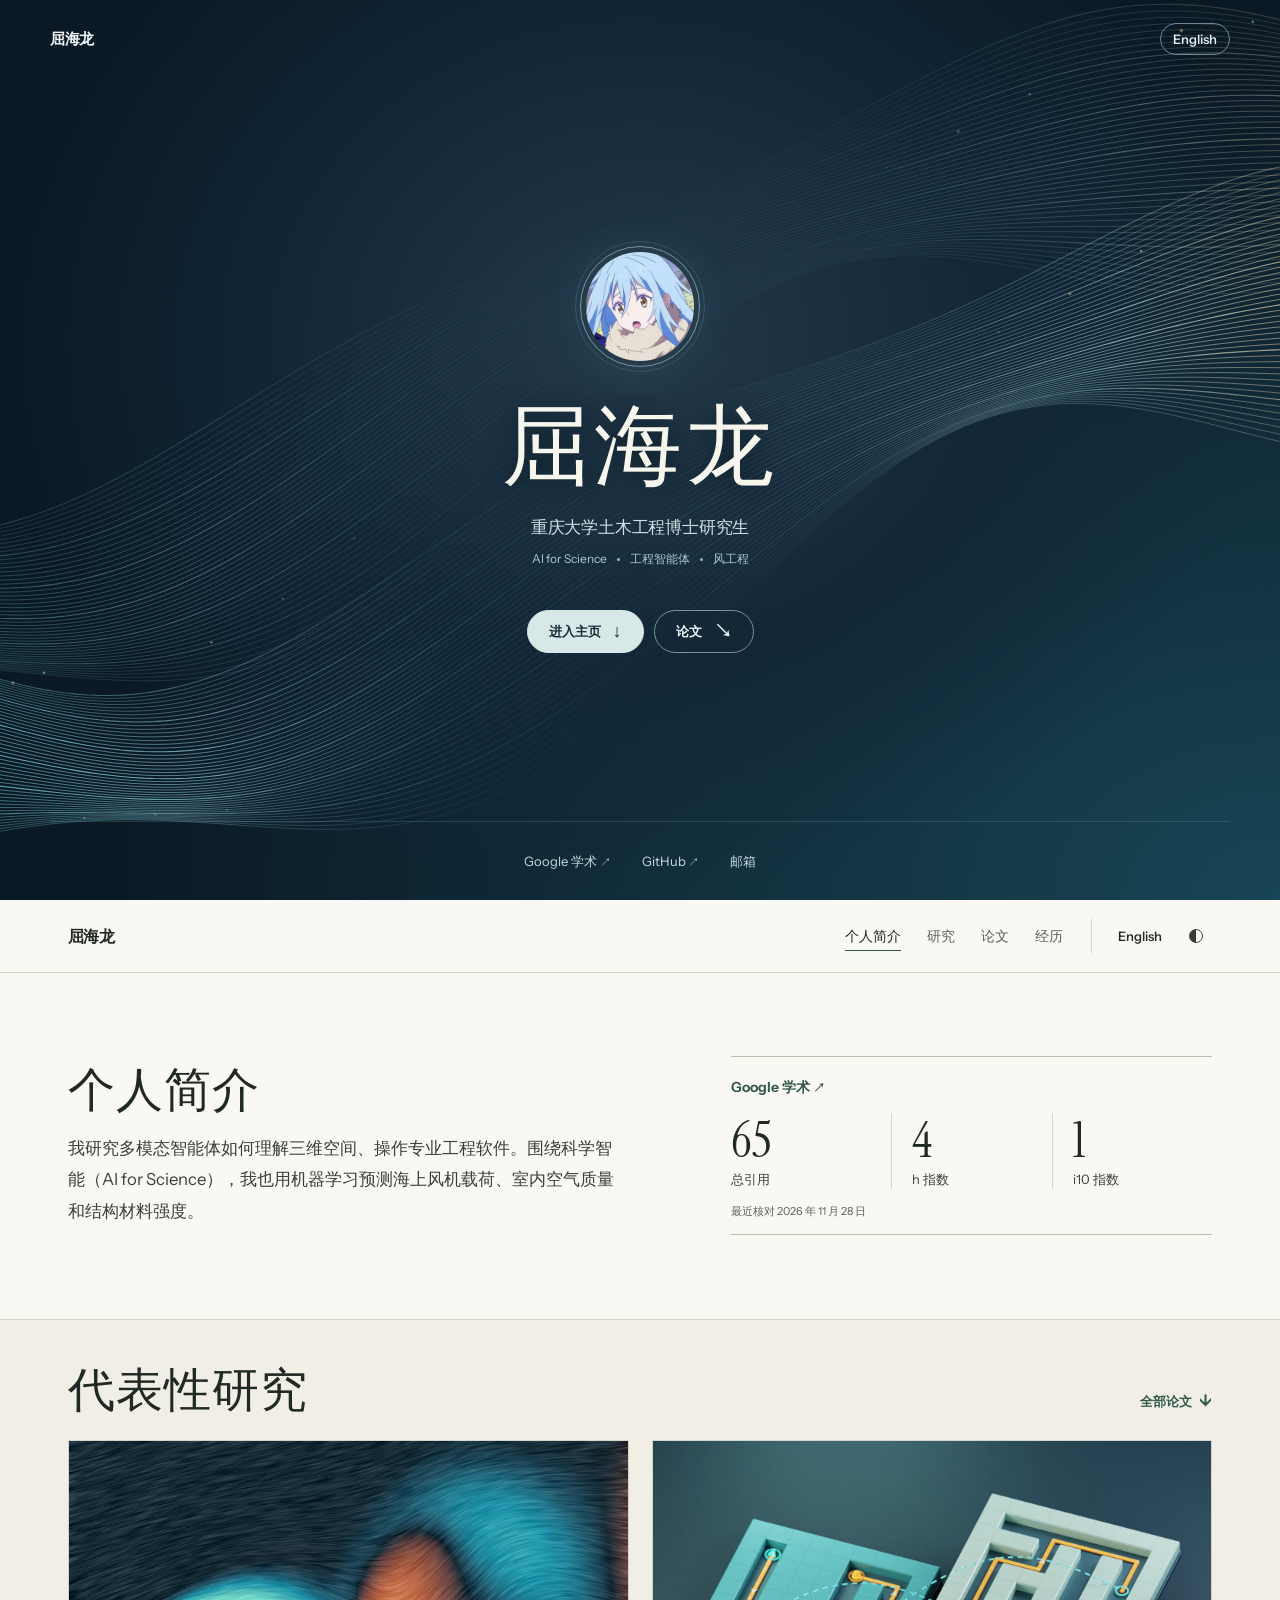
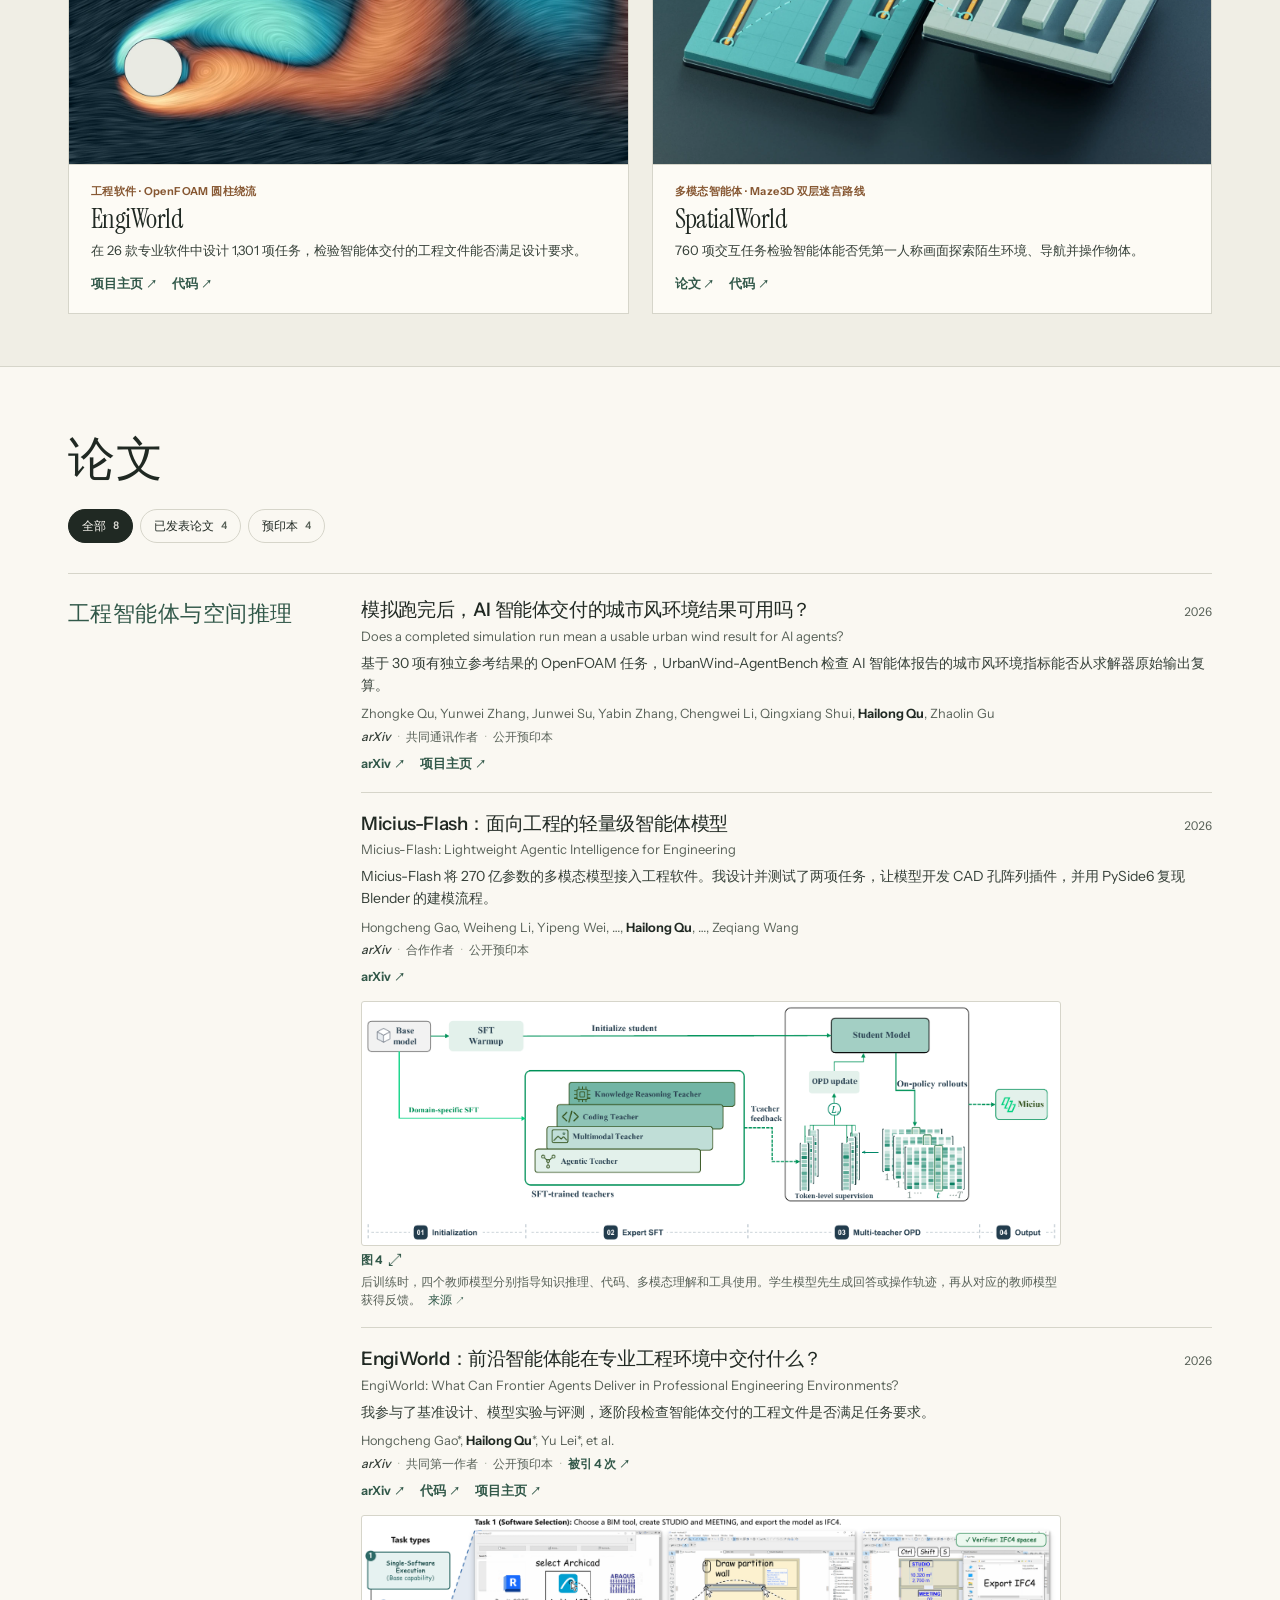
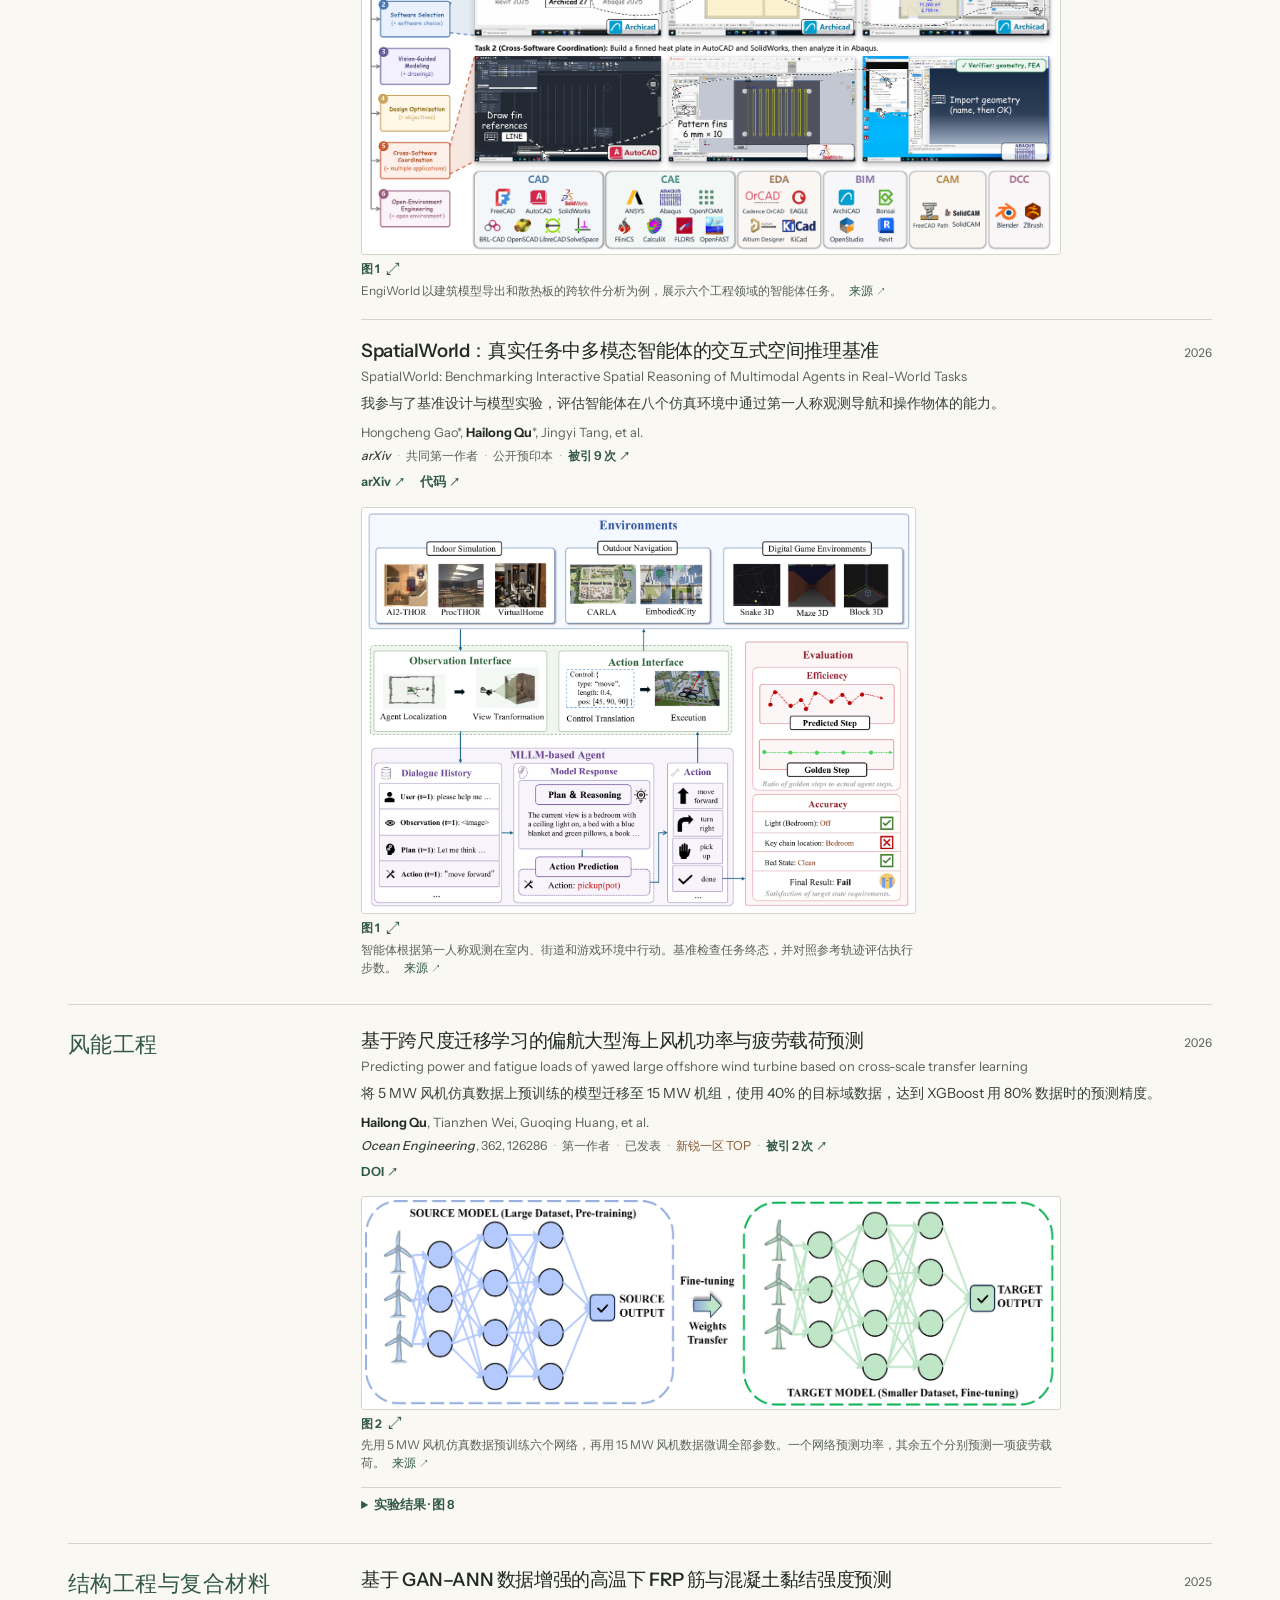
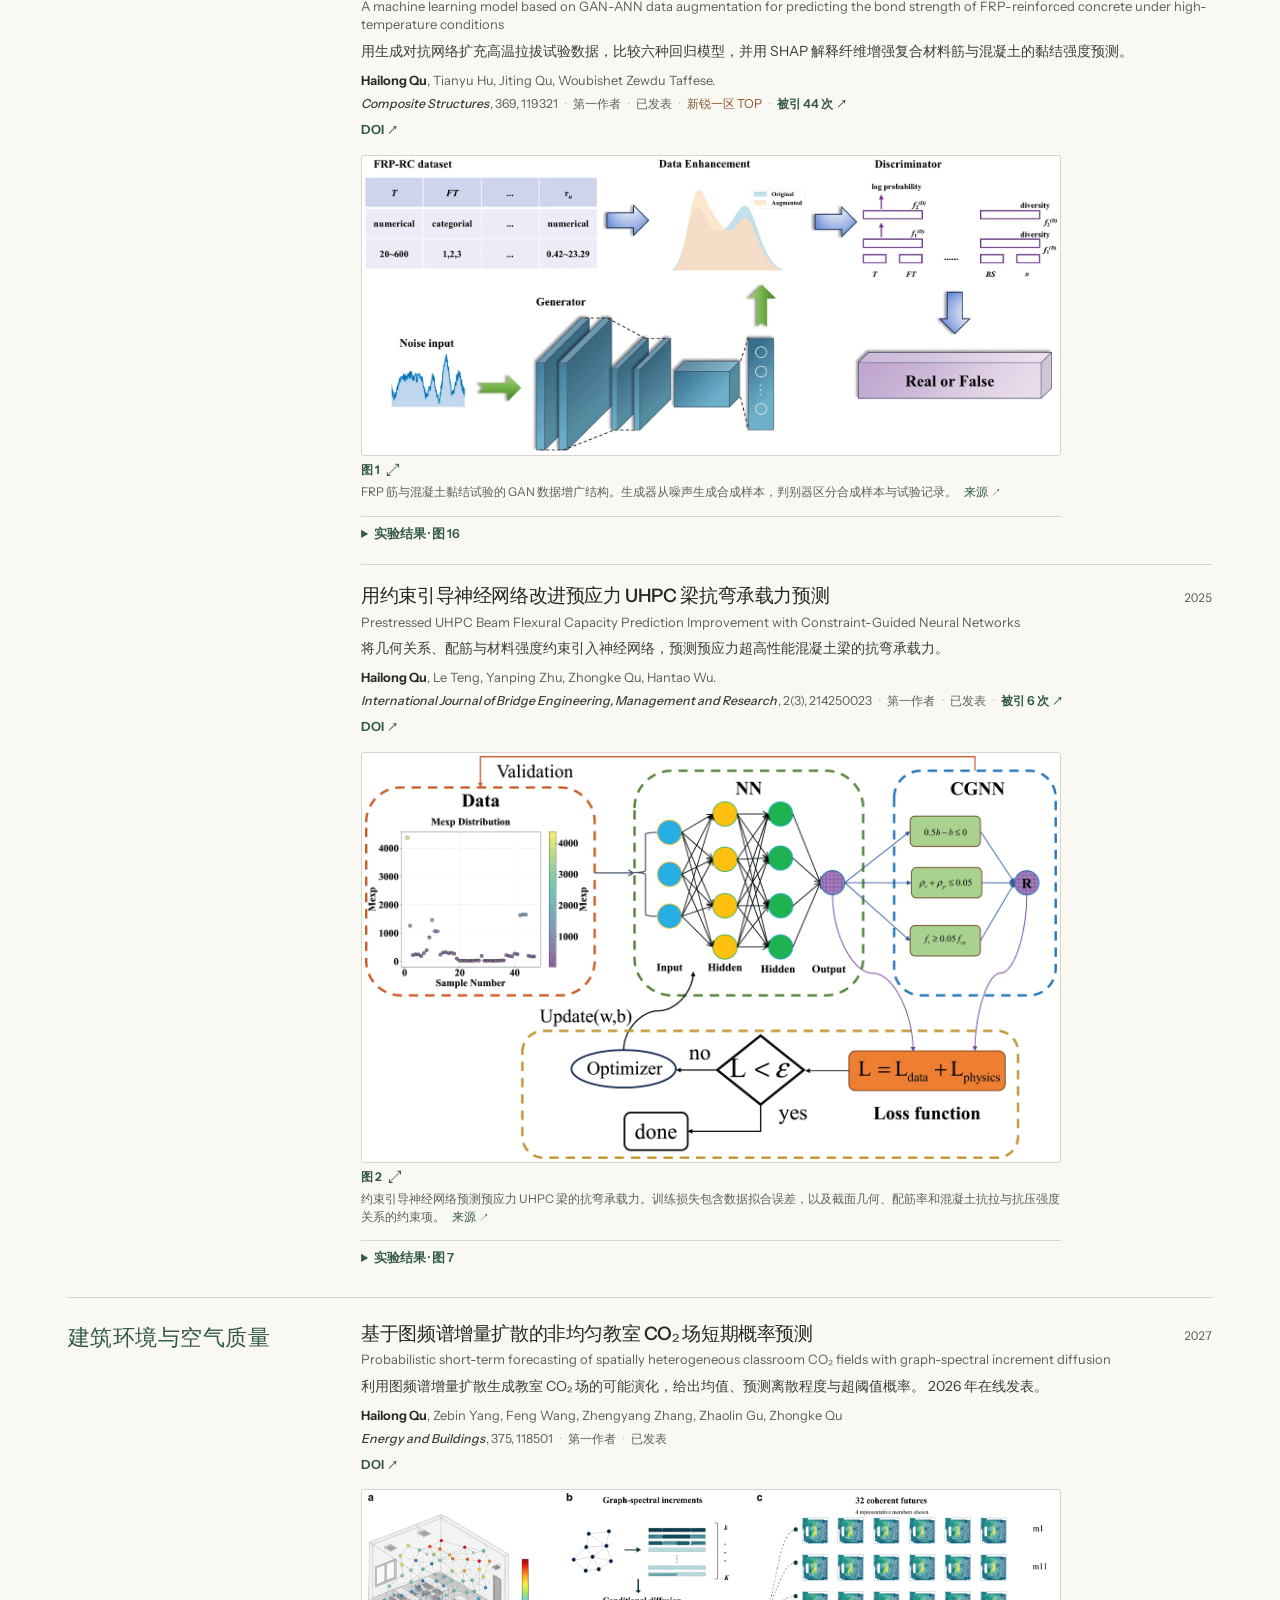
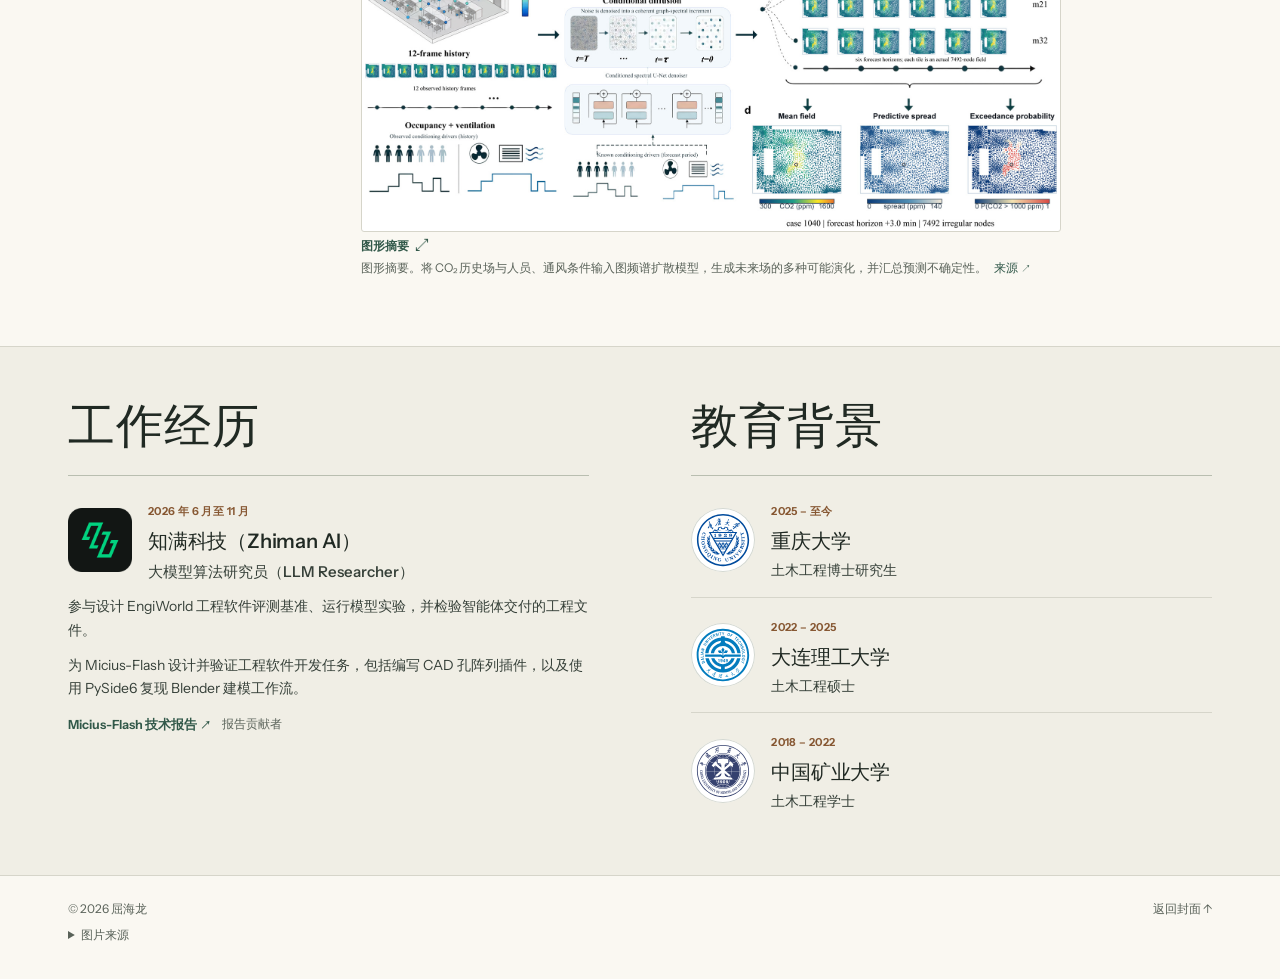
<file: zh/index.html>
<!doctype html>
<html lang="zh-CN">
<head>
  <meta charset="utf-8"><meta name="viewport" content="width=device-width, initial-scale=1">
  <title>屈海龙 · 重庆大学</title><meta name="description" content="屈海龙，重庆大学土木工程博士研究生。研究方向为科学智能、工程智能体和风能工程。"><meta name="author" content="Hailong Qu">
  <link rel="canonical" href="https://ttanddd.github.io/zh/"><link rel="alternate" hreflang="en" href="https://ttanddd.github.io/"><link rel="alternate" hreflang="zh-CN" href="https://ttanddd.github.io/zh/"><link rel="alternate" hreflang="x-default" href="https://ttanddd.github.io/">
  <meta property="og:type" content="website"><meta property="og:title" content="屈海龙 · 重庆大学"><meta property="og:description" content="屈海龙，重庆大学土木工程博士研究生。研究方向为科学智能、工程智能体和风能工程。">
  <meta property="og:url" content="https://ttanddd.github.io/zh/"><meta property="og:image" content="https://ttanddd.github.io/assets/media/scholar-avatar.jpg"><meta property="og:locale" content="zh_CN">
  <meta name="theme-color" content="#101c29"><link rel="icon" type="image/jpeg" href="/assets/media/scholar-avatar.jpg">
  <link rel="preload" href="/assets/fonts/serif-regular.woff2" as="font" type="font/woff2" crossorigin>
  <link rel="preload" href="/assets/fonts/sans-regular.woff2" as="font" type="font/woff2" crossorigin>
  <link rel="stylesheet" href="/assets/vendor/lenis-1.3.27/lenis.css">
  <link rel="stylesheet" href="/assets/site.css?v=fab3f79877bb"><script defer src="/assets/vendor/lenis-1.3.27/lenis.min.js"></script><script defer src="/assets/motion.js?v=e660ae6ce71c"></script><script defer src="/assets/site.js?v=25aca08988be"></script><script defer src="/assets/cover.js?v=f7f22d058b3a"></script><script defer src="/assets/language.js?v=c162e030c713"></script>
</head>
<body>
<a class="skip" href="#about">跳到个人简介</a>
<p id="language-notice" role="status" hidden></p>
<header class="cover" id="home" aria-labelledby="name">
  <canvas class="flow" aria-hidden="true"></canvas>
  <div class="cover-rail"><a href="#home" class="cover-brand">屈海龙</a><a class="language" data-language href="/" lang="en" hreflang="en" aria-label="Switch to English">English</a></div>
  <div class="cover-core">
    <div class="portrait"><img src="/assets/media/scholar-avatar.jpg" alt="屈海龙的 Google 学术主页头像" width="256" height="256" fetchpriority="high"></div>
    <h1 id="name">屈海龙</h1><p class="cover-role">重庆大学土木工程博士研究生</p>
    <p class="cover-focus">AI for Science<i></i>工程智能体<i></i>风工程</p>
    <div class="cover-actions"><a class="enter" href="#about">进入主页<span aria-hidden="true">↓</span></a><a href="#publications">论文<span aria-hidden="true">↘</span></a></div>
  </div>
  <div class="cover-foot"><div class="cover-socials"><a class="" href="https://scholar.google.com/citations?user=_gNt3W8AAAAJ" target="_blank" rel="noopener noreferrer">Google 学术<span class="out" aria-hidden="true">↗</span></a><a class="" href="https://github.com/TTANDDD" target="_blank" rel="noopener noreferrer">GitHub<span class="out" aria-hidden="true">↗</span></a><a href="mailto:tiyudi789520@gmail.com">邮箱</a></div></div>
</header>
<div class="topbar"><div class="shell top-inner">
  <a class="brand" href="#home" aria-label="首页"><span class="brand-name">屈海龙</span></a>
  <nav id="nav" class="nav" aria-label="首页"><a href="#about" data-nav="about">个人简介</a><a href="#research" data-nav="research">研究</a><a href="#publications" data-nav="publications">论文</a><a href="#background" data-nav="background">经历</a></nav>
  <div class="tools"><a class="language" data-language href="/" lang="en" hreflang="en" aria-label="Switch to English">English</a><button class="theme" type="button" data-theme-button aria-label="切换明暗主题" title="切换明暗主题"><span aria-hidden="true"></span></button>
  <button class="menu" type="button" aria-expanded="false" aria-controls="nav"><span>菜单</span><i aria-hidden="true"></i></button></div>
</div></div>
<main id="main">
<section id="about" class="overview shell" aria-labelledby="about-title"><div><h2 id="about-title">个人简介</h2><p class="bio">我研究多模态智能体如何理解三维空间、操作专业工程软件。围绕科学智能（AI for Science），我也用机器学习预测海上风机载荷、室内空气质量和结构材料强度。</p></div><aside class="scholar-metrics" aria-label="Google 学术"><a class="metrics-link" href="https://scholar.google.com/citations?user=_gNt3W8AAAAJ" target="_blank" rel="noopener noreferrer">Google 学术<span class="out" aria-hidden="true">↗</span></a><dl><div><dt>总引用</dt><dd>65</dd></div><div><dt>h 指数</dt><dd>4</dd></div><div><dt>i10 指数</dt><dd>1</dd></div></dl><p>最近核对 <time datetime="2026-11-28T12:49:41Z">2026 年 11 月 28 日</time></p></aside></section>
<section id="research" class="band research" aria-labelledby="research-title"><div class="shell">
  <div class="section-head"><h2 id="research-title">代表性研究</h2><a class="jump" href="#publications">全部论文<span aria-hidden="true">↓</span></a></div>
  <div class="projects"><article class="project-card" id="project-engiworld">
      <a class="project-art" href="https://engiworld.github.io/" target="_blank" rel="noopener noreferrer" aria-label="EngiWorld · 项目主页">
        <img src="/assets/media/engiworld-cylinder-wake.webp" alt="EngiWorld 的 OpenFOAM 参考流场中，圆柱下游交替出现青色和橙色涡旋。" width="1450" height="840" loading="lazy" decoding="async">
      </a>
      <div class="project-body"><p class="project-field">工程软件 · OpenFOAM 圆柱绕流</p>
        <h3>EngiWorld</h3><p class="project-note">在 26 款专业软件中设计 1,301 项任务，检验智能体交付的工程文件能否满足设计要求。</p><div class="resource-links"><a class="text-link" href="https://engiworld.github.io/" target="_blank" rel="noopener noreferrer">项目主页<span class="out" aria-hidden="true">↗</span></a><a class="text-link" href="https://github.com/Hongcheng-Gao/EngiWorld" target="_blank" rel="noopener noreferrer">代码<span class="out" aria-hidden="true">↗</span></a></div>
      </div></article><article class="project-card" id="project-spatialworld">
      <a class="project-art" href="https://arxiv.org/abs/2606.09669" target="_blank" rel="noopener noreferrer" aria-label="SpatialWorld · 论文">
        <img src="/assets/media/spatialworld-maze23-reference.webp" alt="SpatialWorld 双层迷宫第 23 关的分解视图。橙色参考路线经上层绕行后回到底层终点，虚线连接对应楼梯。" width="1450" height="840" loading="lazy" decoding="async">
      </a>
      <div class="project-body"><p class="project-field">多模态智能体 · Maze3D 双层迷宫路线</p>
        <h3>SpatialWorld</h3><p class="project-note">760 项交互任务检验智能体能否凭第一人称画面探索陌生环境、导航并操作物体。</p><div class="resource-links"><a class="text-link" href="https://arxiv.org/abs/2606.09669" target="_blank" rel="noopener noreferrer">论文<span class="out" aria-hidden="true">↗</span></a><a class="text-link" href="https://github.com/Hongcheng-Gao/SpatialWorld" target="_blank" rel="noopener noreferrer">代码<span class="out" aria-hidden="true">↗</span></a></div>
      </div></article></div>
</div></section>
<section id="publications" class="section shell" aria-labelledby="publications-title">
  <div class="section-head"><h2 id="publications-title">论文</h2></div>
  <div class="filters" data-filters hidden role="group" aria-label="筛选论文"><button type="button" data-filter="all" aria-pressed="true">全部<span class="tab-count">8</span></button><button type="button" data-filter="published" aria-pressed="false">已发表论文<span class="tab-count">4</span></button><button type="button" data-filter="preprint" aria-pressed="false">预印本<span class="tab-count">4</span></button></div>
  <p class="sr-only" data-result-count aria-live="polite" data-template="当前显示 {n} 篇论文"></p>
  <section class="paper-group" data-field="agents" aria-labelledby="field-agents"><h3 id="field-agents">工程智能体与空间推理</h3><div class="paper-list"><article class="paper" id="paper-pub-dede52f03599" data-status="preprint">
      <div class="paper-title"><h4>模拟跑完后，AI 智能体交付的城市风环境结果可用吗？</h4><time class="paper-year">2026</time></div><p class="original-title" lang="en">Does a completed simulation run mean a usable urban wind result for AI agents?</p>
      <p class="paper-note">基于 30 项有独立参考结果的 OpenFOAM 任务，UrbanWind-AgentBench 检查 AI 智能体报告的城市风环境指标能否从求解器原始输出复算。</p><p class="authors" lang="en">Zhongke Qu, Yunwei Zhang, Junwei Su, Yabin Zhang, Chengwei Li, Qingxiang Shui, <strong>Hailong Qu</strong>, Zhaolin Gu</p>
      <p class="paper-meta"><cite lang="en">arXiv</cite><span class="sep" aria-hidden="true">·</span>共同通讯作者<span class="sep" aria-hidden="true">·</span>公开预印本</p><div class="resource-links"><a class="text-link" href="https://arxiv.org/abs/2611.19385" target="_blank" rel="noopener noreferrer">arXiv<span class="out" aria-hidden="true">↗</span></a><a class="text-link" href="https://ttanddd.github.io/urbanwind-agentbench/" target="_blank" rel="noopener noreferrer">项目主页<span class="out" aria-hidden="true">↗</span></a></div>
      
    </article><article class="paper" id="paper-micius-flash" data-status="preprint">
      <div class="paper-title"><h4>Micius-Flash：面向工程的轻量级智能体模型</h4><time class="paper-year">2026</time></div><p class="original-title" lang="en">Micius-Flash: Lightweight Agentic Intelligence for Engineering</p>
      <p class="paper-note">Micius-Flash 将 270 亿参数的多模态模型接入工程软件。我设计并测试了两项任务，让模型开发 CAD 孔阵列插件，并用 PySide6 复现 Blender 的建模流程。</p><p class="authors" lang="en">Hongcheng Gao, Weiheng Li, Yipeng Wei, …, <strong>Hailong Qu</strong>, …, Zeqiang Wang</p>
      <p class="paper-meta"><cite lang="en">arXiv</cite><span class="sep" aria-hidden="true">·</span>合作作者<span class="sep" aria-hidden="true">·</span>公开预印本</p><div class="resource-links"><a class="text-link" href="https://arxiv.org/abs/2611.10015" target="_blank" rel="noopener noreferrer">arXiv<span class="out" aria-hidden="true">↗</span></a></div>
      <div class="figure-grid"><figure id="figure-micius-flash-fig4" class="paper-figure figure-primary" style="--figure-ratio:2.92079208">
        <a class="figure-open" href="/assets/media/papers/micius-flash-fig4.png" data-figure data-credit="Micius Team (2026) · arXiv:2611.10015v1, Figure 4" data-license="" aria-label="放大 · 图 4 · 后训练时，四个教师模型分别指导知识推理、代码、多模态理解和工具使用。学生模型先生成回答或操作轨迹，再从对应的教师模型获得反馈。">
          <span class="figure-mat"><span class="figure-frame" style="--image-width:101.694915%;--image-left:-0.282486%;--image-top:-37.128713%;">
            <img src="/assets/media/papers/micius-flash-fig4.png" alt="后训练时，四个教师模型分别指导知识推理、代码、多模态理解和工具使用。学生模型先生成回答或操作轨迹，再从对应的教师模型获得反馈。" width="1800" height="1013" loading="lazy" decoding="async">
          </span></span>
          <span class="figure-label"><span class="figure-number">图 4</span><span aria-hidden="true">⤢</span></span>
        </a>
        <figcaption><span class="figure-caption">后训练时，四个教师模型分别指导知识推理、代码、多模态理解和工具使用。学生模型先生成回答或操作轨迹，再从对应的教师模型获得反馈。</span>
          <a class="figure-source" href="https://arxiv.org/html/2611.10015v1#S3.F4" target="_blank" rel="noopener noreferrer">来源<span class="out" aria-hidden="true">↗</span></a></figcaption>
      </figure></div>
    </article><article class="paper" id="paper-engiworld" data-status="preprint">
      <div class="paper-title"><h4>EngiWorld：前沿智能体能在专业工程环境中交付什么？</h4><time class="paper-year">2026</time></div><p class="original-title" lang="en">EngiWorld: What Can Frontier Agents Deliver in Professional Engineering Environments?</p>
      <p class="paper-note">我参与了基准设计、模型实验与评测，逐阶段检查智能体交付的工程文件是否满足任务要求。</p><p class="authors" lang="en">Hongcheng Gao*, <strong>Hailong Qu</strong>*, Yu Lei*, et al.</p>
      <p class="paper-meta"><cite lang="en">arXiv</cite><span class="sep" aria-hidden="true">·</span>共同第一作者<span class="sep" aria-hidden="true">·</span>公开预印本<span class="sep" aria-hidden="true">·</span><a class="cited" href="https://scholar.google.com/scholar?cites=8422890464850785582" target="_blank" rel="noopener noreferrer">被引 4 次<span class="out" aria-hidden="true">↗</span></a></p><div class="resource-links"><a class="text-link" href="https://arxiv.org/abs/2609.37686" target="_blank" rel="noopener noreferrer">arXiv<span class="out" aria-hidden="true">↗</span></a><a class="text-link" href="https://github.com/Hongcheng-Gao/EngiWorld" target="_blank" rel="noopener noreferrer">代码<span class="out" aria-hidden="true">↗</span></a><a class="text-link" href="https://engiworld.github.io/" target="_blank" rel="noopener noreferrer">项目主页<span class="out" aria-hidden="true">↗</span></a></div>
      <div class="figure-grid"><figure id="figure-engiworld-fig1" class="paper-figure" style="--figure-ratio:2.08062419">
        <a class="figure-open" href="/assets/media/papers/engiworld-fig1.webp" data-figure data-credit="© 2026 EngiWorld Authors · MIT" data-license="https://github.com/Hongcheng-Gao/EngiWorld/blob/main/LICENSE" aria-label="放大 · 图 1 · EngiWorld 以建筑模型导出和散热板的跨软件分析为例，展示六个工程领域的智能体任务。">
          <span class="figure-mat"><span class="figure-frame">
            <img src="/assets/media/papers/engiworld-fig1.webp" alt="EngiWorld 以建筑模型导出和散热板的跨软件分析为例，展示六个工程领域的智能体任务。" width="1600" height="769" loading="lazy" decoding="async">
          </span></span>
          <span class="figure-label"><span class="figure-number">图 1</span><span aria-hidden="true">⤢</span></span>
        </a>
        <figcaption><span class="figure-caption">EngiWorld 以建筑模型导出和散热板的跨软件分析为例，展示六个工程领域的智能体任务。</span>
          <a class="figure-source" href="https://arxiv.org/html/2609.37686v2#S1.F1" target="_blank" rel="noopener noreferrer">来源<span class="out" aria-hidden="true">↗</span></a></figcaption>
      </figure></div>
    </article><article class="paper" id="paper-spatialworld" data-status="preprint">
      <div class="paper-title"><h4>SpatialWorld：真实任务中多模态智能体的交互式空间推理基准</h4><time class="paper-year">2026</time></div><p class="original-title" lang="en">SpatialWorld: Benchmarking Interactive Spatial Reasoning of Multimodal Agents in Real-World Tasks</p>
      <p class="paper-note">我参与了基准设计与模型实验，评估智能体在八个仿真环境中通过第一人称观测导航和操作物体的能力。</p><p class="authors" lang="en">Hongcheng Gao*, <strong>Hailong Qu</strong>*, Jingyi Tang, et al.</p>
      <p class="paper-meta"><cite lang="en">arXiv</cite><span class="sep" aria-hidden="true">·</span>共同第一作者<span class="sep" aria-hidden="true">·</span>公开预印本<span class="sep" aria-hidden="true">·</span><a class="cited" href="https://scholar.google.com/scholar?cites=4801937270758037470" target="_blank" rel="noopener noreferrer">被引 9 次<span class="out" aria-hidden="true">↗</span></a></p><div class="resource-links"><a class="text-link" href="https://arxiv.org/abs/2606.09669" target="_blank" rel="noopener noreferrer">arXiv<span class="out" aria-hidden="true">↗</span></a><a class="text-link" href="https://github.com/Hongcheng-Gao/SpatialWorld" target="_blank" rel="noopener noreferrer">代码<span class="out" aria-hidden="true">↗</span></a></div>
      <div class="figure-grid"><figure id="figure-spatialworld-fig1" class="paper-figure" style="--figure-ratio:1.36842105">
        <a class="figure-open" href="/assets/media/papers/spatialworld-fig1.webp" data-figure data-credit="Gao, Qu et al. (2026) · CC BY 4.0" data-license="https://creativecommons.org/licenses/by/4.0/" aria-label="放大 · 图 1 · 智能体根据第一人称观测在室内、街道和游戏环境中行动。基准检查任务终态，并对照参考轨迹评估执行步数。">
          <span class="figure-mat"><span class="figure-frame" style="--image-width:104.302477%;--image-left:-2.216428%;--image-top:-3.568243%;">
            <img src="/assets/media/papers/spatialworld-fig1.webp" alt="智能体根据第一人称观测在室内、街道和游戏环境中行动。基准检查任务终态，并对照参考轨迹评估执行步数。" width="1600" height="1241" loading="lazy" decoding="async">
          </span></span>
          <span class="figure-label"><span class="figure-number">图 1</span><span aria-hidden="true">⤢</span></span>
        </a>
        <figcaption><span class="figure-caption">智能体根据第一人称观测在室内、街道和游戏环境中行动。基准检查任务终态，并对照参考轨迹评估执行步数。</span>
          <a class="figure-source" href="https://arxiv.org/html/2606.09669v2#S2.F1" target="_blank" rel="noopener noreferrer">来源<span class="out" aria-hidden="true">↗</span></a></figcaption>
      </figure></div>
    </article></div></section>
<section class="paper-group" data-field="wind" aria-labelledby="field-wind"><h3 id="field-wind">风能工程</h3><div class="paper-list"><article class="paper" id="paper-offshore" data-status="published">
      <div class="paper-title"><h4>基于跨尺度迁移学习的偏航大型海上风机功率与疲劳载荷预测</h4><time class="paper-year">2026</time></div><p class="original-title" lang="en">Predicting power and fatigue loads of yawed large offshore wind turbine based on cross-scale transfer learning</p>
      <p class="paper-note">将 5 MW 风机仿真数据上预训练的模型迁移至 15 MW 机组，使用 40% 的目标域数据，达到 XGBoost 用 80% 数据时的预测精度。</p><p class="authors" lang="en"><strong>Hailong Qu</strong>, Tianzhen Wei, Guoqing Huang, et al.</p>
      <p class="paper-meta"><cite lang="en">Ocean Engineering</cite><span class="vol">, 362, 126286</span><span class="sep" aria-hidden="true">·</span>第一作者<span class="sep" aria-hidden="true">·</span>已发表<span class="sep" aria-hidden="true">·</span><span class="rank" title="2026 年新锐分区，取大类和小类中的最高分区">新锐一区 TOP</span><span class="sep" aria-hidden="true">·</span><a class="cited" href="https://scholar.google.com/scholar?cites=12525449123160872142" target="_blank" rel="noopener noreferrer">被引 2 次<span class="out" aria-hidden="true">↗</span></a></p><div class="resource-links"><a class="text-link" href="https://doi.org/10.1016/j.oceaneng.2026.126286" target="_blank" rel="noopener noreferrer">DOI<span class="out" aria-hidden="true">↗</span></a></div>
      <div class="figure-grid"><figure id="figure-offshore-fig2" class="paper-figure figure-primary" style="--figure-ratio:3.36980306">
        <a class="figure-open" href="/assets/media/papers/offshore-fig2.webp" data-figure data-credit="Qu et al. · Ocean Engineering (2026)" data-license="" aria-label="放大 · 图 2 · 先用 5 MW 风机仿真数据预训练六个网络，再用 15 MW 风机数据微调全部参数。一个网络预测功率，其余五个分别预测一项疲劳载荷。">
          <span class="figure-mat"><span class="figure-frame" style="--image-width:101.298701%;--image-left:0.000000%;--image-top:0.000000%;">
            <img src="/assets/media/papers/offshore-fig2.webp" alt="先用 5 MW 风机仿真数据预训练六个网络，再用 15 MW 风机数据微调全部参数。一个网络预测功率，其余五个分别预测一项疲劳载荷。" width="1560" height="457" loading="lazy" decoding="async">
          </span></span>
          <span class="figure-label"><span class="figure-number">图 2</span><span aria-hidden="true">⤢</span></span>
        </a>
        <figcaption><span class="figure-caption">先用 5 MW 风机仿真数据预训练六个网络，再用 15 MW 风机数据微调全部参数。一个网络预测功率，其余五个分别预测一项疲劳载荷。</span>
          <a class="figure-source" href="https://doi.org/10.1016/j.oceaneng.2026.126286" target="_blank" rel="noopener noreferrer">来源<span class="out" aria-hidden="true">↗</span></a></figcaption>
      </figure><details class="extra-figure" id="detail-offshore-fig8"><summary>实验结果 · 图 8</summary><figure id="figure-offshore-fig8" class="paper-figure" style="--figure-ratio:1.52475248">
        <a class="figure-open" href="/assets/media/papers/offshore-fig8.webp" data-figure data-credit="Qu et al. · Ocean Engineering (2026)" data-license="" aria-label="放大 · 图 8 · 15 MW 目标风机的功率与疲劳载荷预测值和仿真值对照。蓝点为训练工况，红点为测试工况。">
          <span class="figure-mat"><span class="figure-frame" style="--image-width:101.298701%;--image-left:-0.649351%;--image-top:-0.396040%;">
            <img src="/assets/media/papers/offshore-fig8.webp" alt="15 MW 目标风机的功率与疲劳载荷预测值和仿真值对照。蓝点为训练工况，红点为测试工况。" width="1560" height="1024" loading="lazy" decoding="async">
          </span></span>
          <span class="figure-label"><span class="figure-number">图 8</span><span aria-hidden="true">⤢</span></span>
        </a>
        <figcaption><span class="figure-caption">15 MW 目标风机的功率与疲劳载荷预测值和仿真值对照。蓝点为训练工况，红点为测试工况。</span>
          <a class="figure-source" href="https://doi.org/10.1016/j.oceaneng.2026.126286" target="_blank" rel="noopener noreferrer">来源<span class="out" aria-hidden="true">↗</span></a></figcaption>
      </figure></details></div>
    </article></div></section>
<section class="paper-group" data-field="structures" aria-labelledby="field-structures"><h3 id="field-structures">结构工程与复合材料</h3><div class="paper-list"><article class="paper" id="paper-bond" data-status="published">
      <div class="paper-title"><h4>基于 GAN–ANN 数据增强的高温下 FRP 筋与混凝土黏结强度预测</h4><time class="paper-year">2025</time></div><p class="original-title" lang="en">A machine learning model based on GAN-ANN data augmentation for predicting the bond strength of FRP-reinforced concrete under high-temperature conditions</p>
      <p class="paper-note">用生成对抗网络扩充高温拉拔试验数据，比较六种回归模型，并用 SHAP 解释纤维增强复合材料筋与混凝土的黏结强度预测。</p><p class="authors" lang="en"><strong>Hailong Qu</strong>, Tianyu Hu, Jiting Qu, Woubishet Zewdu Taffese.</p>
      <p class="paper-meta"><cite lang="en">Composite Structures</cite><span class="vol">, 369, 119321</span><span class="sep" aria-hidden="true">·</span>第一作者<span class="sep" aria-hidden="true">·</span>已发表<span class="sep" aria-hidden="true">·</span><span class="rank" title="2026 年新锐分区，取大类和小类中的最高分区">新锐一区 TOP</span><span class="sep" aria-hidden="true">·</span><a class="cited" href="https://scholar.google.com/scholar?cites=12650329744078022624" target="_blank" rel="noopener noreferrer">被引 44 次<span class="out" aria-hidden="true">↗</span></a></p><div class="resource-links"><a class="text-link" href="https://doi.org/10.1016/j.compstruct.2025.119321" target="_blank" rel="noopener noreferrer">DOI<span class="out" aria-hidden="true">↗</span></a></div>
      <div class="figure-grid"><figure id="figure-bond-fig1" class="paper-figure figure-primary" style="--figure-ratio:2.35640648">
        <a class="figure-open" href="/assets/media/papers/bond-fig1.webp" data-figure data-credit="Qu et al. · Composite Structures (2025)" data-license="" aria-label="放大 · 图 1 · FRP 筋与混凝土黏结试验的 GAN 数据增广结构。生成器从噪声生成合成样本，判别器区分合成样本与试验记录。">
          <span class="figure-mat"><span class="figure-frame">
            <img src="/assets/media/papers/bond-fig1.webp" alt="FRP 筋与混凝土黏结试验的 GAN 数据增广结构。生成器从噪声生成合成样本，判别器区分合成样本与试验记录。" width="1600" height="679" loading="lazy" decoding="async">
          </span></span>
          <span class="figure-label"><span class="figure-number">图 1</span><span aria-hidden="true">⤢</span></span>
        </a>
        <figcaption><span class="figure-caption">FRP 筋与混凝土黏结试验的 GAN 数据增广结构。生成器从噪声生成合成样本，判别器区分合成样本与试验记录。</span>
          <a class="figure-source" href="https://doi.org/10.1016/j.compstruct.2025.119321" target="_blank" rel="noopener noreferrer">来源<span class="out" aria-hidden="true">↗</span></a></figcaption>
      </figure><details class="extra-figure" id="detail-bond-fig16"><summary>实验结果 · 图 16</summary><figure id="figure-bond-fig16" class="paper-figure" style="--figure-ratio:0.98607595">
        <a class="figure-open" href="/assets/media/papers/bond-fig16.webp" data-figure data-credit="Qu et al. · Composite Structures (2025)" data-license="" aria-label="放大 · 图 16 · 用 GAN–ANN、核密度估计或 TGAN 增加 30% 合成样本，比较六种黏结强度模型在真实测试集上的 RMSE 与 R²。">
          <span class="figure-mat"><span class="figure-frame">
            <img src="/assets/media/papers/bond-fig16.webp" alt="用 GAN–ANN、核密度估计或 TGAN 增加 30% 合成样本，比较六种黏结强度模型在真实测试集上的 RMSE 与 R²。" width="1558" height="1580" loading="lazy" decoding="async">
          </span></span>
          <span class="figure-label"><span class="figure-number">图 16</span><span aria-hidden="true">⤢</span></span>
        </a>
        <figcaption><span class="figure-caption">用 GAN–ANN、核密度估计或 TGAN 增加 30% 合成样本，比较六种黏结强度模型在真实测试集上的 RMSE 与 R²。</span>
          <a class="figure-source" href="https://doi.org/10.1016/j.compstruct.2025.119321" target="_blank" rel="noopener noreferrer">来源<span class="out" aria-hidden="true">↗</span></a></figcaption>
      </figure></details></div>
    </article><article class="paper" id="paper-uhpc" data-status="published">
      <div class="paper-title"><h4>用约束引导神经网络改进预应力 UHPC 梁抗弯承载力预测</h4><time class="paper-year">2025</time></div><p class="original-title" lang="en">Prestressed UHPC Beam Flexural Capacity Prediction Improvement with Constraint-Guided Neural Networks</p>
      <p class="paper-note">将几何关系、配筋与材料强度约束引入神经网络，预测预应力超高性能混凝土梁的抗弯承载力。</p><p class="authors" lang="en"><strong>Hailong Qu</strong>, Le Teng, Yanping Zhu, Zhongke Qu, Hantao Wu.</p>
      <p class="paper-meta"><cite lang="en">International Journal of Bridge Engineering, Management and Research</cite><span class="vol">, 2(3), 214250023</span><span class="sep" aria-hidden="true">·</span>第一作者<span class="sep" aria-hidden="true">·</span>已发表<span class="sep" aria-hidden="true">·</span><a class="cited" href="https://scholar.google.com/scholar?cites=16965351680424235215" target="_blank" rel="noopener noreferrer">被引 6 次<span class="out" aria-hidden="true">↗</span></a></p><div class="resource-links"><a class="text-link" href="https://doi.org/10.70465/ber.v2i3.31" target="_blank" rel="noopener noreferrer">DOI<span class="out" aria-hidden="true">↗</span></a></div>
      <div class="figure-grid"><figure id="figure-uhpc-fig2" class="paper-figure figure-primary" style="--figure-ratio:1.71462830">
        <a class="figure-open" href="/assets/media/papers/uhpc-fig2.webp" data-figure data-credit="© 2025 Hailong Qu, Le Teng, Yanping Zhu, Zhongke Qu and Hantao Wu · CC BY-NC-ND 4.0" data-license="https://creativecommons.org/licenses/by-nc-nd/4.0/" aria-label="放大 · 图 2 · 约束引导神经网络预测预应力 UHPC 梁的抗弯承载力。训练损失包含数据拟合误差，以及截面几何、配筋率和混凝土抗拉与抗压强度关系的约束项。">
          <span class="figure-mat"><span class="figure-frame">
            <img src="/assets/media/papers/uhpc-fig2.webp" alt="约束引导神经网络预测预应力 UHPC 梁的抗弯承载力。训练损失包含数据拟合误差，以及截面几何、配筋率和混凝土抗拉与抗压强度关系的约束项。" width="2860" height="1668" loading="lazy" decoding="async">
          </span></span>
          <span class="figure-label"><span class="figure-number">图 2</span><span aria-hidden="true">⤢</span></span>
        </a>
        <figcaption><span class="figure-caption">约束引导神经网络预测预应力 UHPC 梁的抗弯承载力。训练损失包含数据拟合误差，以及截面几何、配筋率和混凝土抗拉与抗压强度关系的约束项。</span>
          <a class="figure-source" href="https://ijbemr.org/index.php/ber/article/view/31#fig-2" target="_blank" rel="noopener noreferrer">来源<span class="out" aria-hidden="true">↗</span></a></figcaption>
      </figure><details class="extra-figure" id="detail-uhpc-fig7"><summary>实验结果 · 图 7</summary><figure id="figure-uhpc-fig7" class="paper-figure" style="--figure-ratio:2.23788546">
        <a class="figure-open" href="/assets/media/papers/uhpc-fig7.webp" data-figure data-credit="© 2025 Hailong Qu, Le Teng, Yanping Zhu, Zhongke Qu and Hantao Wu · CC BY-NC-ND 4.0" data-license="https://creativecommons.org/licenses/by-nc-nd/4.0/" aria-label="放大 · 图 7 · 七种物理约束组合下，预应力 UHPC 梁抗弯承载力预测的训练与测试平均相对误差。">
          <span class="figure-mat"><span class="figure-frame">
            <img src="/assets/media/papers/uhpc-fig7.webp" alt="七种物理约束组合下，预应力 UHPC 梁抗弯承载力预测的训练与测试平均相对误差。" width="2032" height="908" loading="lazy" decoding="async">
          </span></span>
          <span class="figure-label"><span class="figure-number">图 7</span><span aria-hidden="true">⤢</span></span>
        </a>
        <figcaption><span class="figure-caption">七种物理约束组合下，预应力 UHPC 梁抗弯承载力预测的训练与测试平均相对误差。</span>
          <a class="figure-source" href="https://ijbemr.org/index.php/ber/article/view/31" target="_blank" rel="noopener noreferrer">来源<span class="out" aria-hidden="true">↗</span></a></figcaption>
      </figure></details></div>
    </article></div></section>
<section class="paper-group" data-field="built-environment" aria-labelledby="field-built-environment"><h3 id="field-built-environment">建筑环境与空气质量</h3><div class="paper-list"><article class="paper" id="paper-pub-89aad08bacbb" data-status="published">
      <div class="paper-title"><h4>基于图频谱增量扩散的非均匀教室 CO₂ 场短期概率预测</h4><time class="paper-year">2027</time></div><p class="original-title" lang="en">Probabilistic short-term forecasting of spatially heterogeneous classroom CO₂ fields with graph-spectral increment diffusion</p>
      <p class="paper-note">利用图频谱增量扩散生成教室 CO₂ 场的可能演化，给出均值、预测离散程度与超阈值概率。 2026 年在线发表。</p><p class="authors" lang="en"><strong>Hailong Qu</strong>, Zebin Yang, Feng Wang, Zhengyang Zhang, Zhaolin Gu, Zhongke Qu</p>
      <p class="paper-meta"><cite lang="en">Energy and Buildings</cite><span class="vol">, 375, 118501</span><span class="sep" aria-hidden="true">·</span>第一作者<span class="sep" aria-hidden="true">·</span>已发表</p><div class="resource-links"><a class="text-link" href="https://doi.org/10.1016/j.enbuild.2026.118501" target="_blank" rel="noopener noreferrer">DOI<span class="out" aria-hidden="true">↗</span></a></div>
      <div class="figure-grid"><figure id="figure-co2-graphical-abstract" class="paper-figure figure-primary" style="--figure-ratio:2.06884876">
        <a class="figure-open" href="/assets/media/papers/co2-graphical-abstract.jpg" data-figure data-credit="Qu et al. (2026) · Energy and Buildings · DOI: 10.1016/j.enbuild.2026.118501 · Graphical abstract" data-license="" aria-label="放大 · 图形摘要 · 图形摘要。将 CO₂ 历史场与人员、通风条件输入图频谱扩散模型，生成未来场的多种可能演化，并汇总预测不确定性。">
          <span class="figure-mat"><span class="figure-frame">
            <img src="/assets/media/papers/co2-graphical-abstract.jpg" alt="图形摘要。将 CO₂ 历史场与人员、通风条件输入图频谱扩散模型，生成未来场的多种可能演化，并汇总预测不确定性。" width="1833" height="886" loading="lazy" decoding="async">
          </span></span>
          <span class="figure-label"><span class="figure-number">图形摘要</span><span aria-hidden="true">⤢</span></span>
        </a>
        <figcaption><span class="figure-caption">图形摘要。将 CO₂ 历史场与人员、通风条件输入图频谱扩散模型，生成未来场的多种可能演化，并汇总预测不确定性。</span>
          <a class="figure-source" href="https://www.sciencedirect.com/science/article/pii/S0378778826015616" target="_blank" rel="noopener noreferrer">来源<span class="out" aria-hidden="true">↗</span></a></figcaption>
      </figure></div>
    </article></div></section>
</section>
<div id="background" class="band background"><div class="shell background-grid">
  <section id="experience" aria-labelledby="work-title"><h2 id="work-title">工作经历</h2>
    <div class="job"><div class="org-header">
      <a class="org-mark" href="https://zhiman.cn/" target="_blank" rel="noopener noreferrer" aria-label="知满科技（Zhiman AI） · 官方网站">
        <img src="/assets/media/organizations/zhiman-ai.png" width="64" height="64" alt="" loading="lazy" decoding="async">
      </a>
      <div class="org-copy"><span class="period">2026 年 6 月至 11 月</span><h3>知满科技（Zhiman AI）</h3><p class="org-role">大模型算法研究员（LLM Researcher）</p></div>
    </div>
      <p>参与设计 EngiWorld 工程软件评测基准、运行模型实验，并检验智能体交付的工程文件。</p><p>为 Micius-Flash 设计并验证工程软件开发任务，包括编写 CAD 孔阵列插件，以及使用 PySide6 复现 Blender 建模工作流。</p>
      <div class="report"><a class="text-link" href="https://zhiman.cn/research/micius/Micius-Flash-Preview-Technical-Report.pdf" target="_blank" rel="noopener noreferrer">Micius-Flash 技术报告<span class="out" aria-hidden="true">↗</span></a><span>报告贡献者</span></div></div>
  </section>
  <section id="education" aria-labelledby="edu-title"><h2 id="edu-title">教育背景</h2><ol class="degrees"><li id="degree-2025"><div class="org-header">
      <a class="org-mark" href="https://www.cqu.edu.cn/" target="_blank" rel="noopener noreferrer" aria-label="重庆大学 · 官方网站">
        <img src="/assets/media/organizations/cqu-emblem.svg" width="64" height="64" alt="" loading="lazy" decoding="async">
      </a>
      <div class="org-copy"><span class="period">2025 – 至今</span><h3>重庆大学</h3><p class="org-role">土木工程博士研究生</p></div>
    </div></li><li id="degree-2022"><div class="org-header">
      <a class="org-mark" href="https://www.dlut.edu.cn/" target="_blank" rel="noopener noreferrer" aria-label="大连理工大学 · 官方网站">
        <img src="/assets/media/organizations/dlut-emblem.svg" width="64" height="64" alt="" loading="lazy" decoding="async">
      </a>
      <div class="org-copy"><span class="period">2022 – 2025</span><h3>大连理工大学</h3><p class="org-role">土木工程硕士</p></div>
    </div></li><li id="degree-2018"><div class="org-header">
      <a class="org-mark" href="https://www.cumt.edu.cn/" target="_blank" rel="noopener noreferrer" aria-label="中国矿业大学 · 官方网站">
        <img src="/assets/media/organizations/cumt-emblem.svg" width="64" height="64" alt="" loading="lazy" decoding="async">
      </a>
      <div class="org-copy"><span class="period">2018 – 2022</span><h3>中国矿业大学</h3><p class="org-role">土木工程学士</p></div>
    </div></li></ol></section>
</div></div></main>
<footer class="footer shell" id="footer"><div class="footer-top"><span>© 2026 屈海龙</span><a href="#home">返回封面 ↑</a></div>
  <details class="credits" id="image-credits"><summary>图片来源</summary><ul><li>封面使用屈海龙的 Google 学术主页头像。 <a class="" href="https://scholar.google.com/citations?user=_gNt3W8AAAAJ" target="_blank" rel="noopener noreferrer">Google 学术<span class="out" aria-hidden="true">↗</span></a></li><li>EngiWorld 团队（2026）。圆柱尾流图由公开的 OpenFOAM 参考速度场计算绘制，工况为 Re = 100、t = 20 s。青色和橙色表示方向相反的涡量。 <a class="" href="https://github.com/Hongcheng-Gao/EngiWorld/tree/cab0914a777ce2c2dd9d087302da5c93e0c3e5c7/task/single-software-execution/cli/openfoam/task-07/ground_truth/cylinder/20" target="_blank" rel="noopener noreferrer">参考流场<span class="out" aria-hidden="true">↗</span></a> <a class="" href="https://github.com/Hongcheng-Gao/EngiWorld/blob/cab0914a777ce2c2dd9d087302da5c93e0c3e5c7/LICENSE" target="_blank" rel="noopener noreferrer">MIT 许可<span class="out" aria-hidden="true">↗</span></a></li><li>SpatialWorld，Gao、Qu 等（2026）。图中分开展示 Maze3D Pro 第 23 关的两层布局。橙线按公开的 18 条参考动作绘制，虚线连接上下层相同位置的楼梯。 <a class="" href="https://github.com/Hongcheng-Gao/SpatialWorld/blob/f47b1e091985a7f141db8d93c6822b42663cc1da/data/game/maze3d_pro_merge/Level_23.txt" target="_blank" rel="noopener noreferrer">关卡布局<span class="out" aria-hidden="true">↗</span></a> <a class="" href="https://github.com/Hongcheng-Gao/SpatialWorld/blob/f47b1e091985a7f141db8d93c6822b42663cc1da/data/game/game_gt.csv#L64" target="_blank" rel="noopener noreferrer">参考动作<span class="out" aria-hidden="true">↗</span></a> <a class="" href="https://huggingface.co/datasets/HongchengGao/SpatialWorld" target="_blank" rel="noopener noreferrer">数据集与许可<span class="out" aria-hidden="true">↗</span></a></li><li>公司标志和校徽取自各机构官网。 <a class="" href="https://zhiman.cn/apple-touch-icon.png" target="_blank" rel="noopener noreferrer">知满科技（Zhiman AI）<span class="out" aria-hidden="true">↗</span></a> <a class="" href="https://www.cqu.edu.cn/__local/F/67/13/91F381501973A4F9D10D3340792_2136FE11_3D39D20.pdf?e=.pdf#page=6" target="_blank" rel="noopener noreferrer">重庆大学<span class="out" aria-hidden="true">↗</span></a> <a class="" href="https://www.dlut.edu.cn/xxgk/dxwh/xxVI.htm#a1" target="_blank" rel="noopener noreferrer">大连理工大学<span class="out" aria-hidden="true">↗</span></a> <a class="" href="https://xgc.cumt.edu.cn/__local/3/3B/CB/F3833CC99C9D0095E53E957862E_D3C472C9_43ED3D.pdf#page=4" target="_blank" rel="noopener noreferrer">中国矿业大学<span class="out" aria-hidden="true">↗</span></a></li><li>每幅论文配图均附原文链接，点击放大可查看图片署名。</li></ul></details>
</footer>
<dialog class="figure-viewer" aria-labelledby="viewer-title">
  <div class="viewer-top"><strong id="viewer-title"></strong><button type="button" data-close>关闭 <span aria-hidden="true">×</span></button></div>
  <div class="viewer-image figure-mat"></div>
  <p class="viewer-caption"></p><p class="viewer-credit" aria-label="图片署名"></p>
  <div class="viewer-links"><a data-full target="_blank" rel="noopener">查看原尺寸 ↗</a><a data-source target="_blank" rel="noopener noreferrer">来源 ↗</a></div>
</dialog>
</body></html>
</file>
<file: assets/vendor/lenis-1.3.27/lenis.css>
html.lenis,
html.lenis body {
  height: auto;
}

.lenis:not(.lenis-autoToggle).lenis-stopped {
  overflow: clip;
}

.lenis [data-lenis-prevent],
.lenis [data-lenis-prevent-wheel],
.lenis [data-lenis-prevent-touch],
.lenis [data-lenis-prevent-vertical],
.lenis [data-lenis-prevent-horizontal] {
  overscroll-behavior: contain;
}

.lenis.lenis-smooth iframe {
  pointer-events: none;
}

.lenis.lenis-autoToggle {
  transition-property: overflow;
  transition-duration: 1ms;
  transition-behavior: allow-discrete;
}
</file>
<file: assets/site.css>
@font-face{font-family:"Instrument Sans";src:url("fonts/sans-regular.woff2") format("woff2");font-weight:400 700;font-style:normal;font-display:swap}
@font-face{font-family:"Instrument Serif";src:url("fonts/serif-regular.woff2") format("woff2");font-weight:400;font-style:normal;font-display:swap}
@font-face{font-family:"Instrument Serif";src:url("fonts/serif-italic.woff2") format("woff2");font-weight:400;font-style:italic;font-display:swap}

:root {
  color-scheme: light;
  --paper:#faf8f2;
  --panel:#f0eee5;
  --panel-alt:#f6f4ec;
  --card:#fdfbf5;
  --ink:#202923;
  --text:#364039;
  --muted:#596259;
  --accent:#315849;
  --accent-2:#875833;
  --border:#d6d5ca;
  --strong-border:#b9beb0;
  --button:#263e32;
  --button-ink:#fafaf3;
  --nav-bg:rgba(250,248,242,.96);
  --serif:"Instrument Serif",Georgia,"Songti SC","SimSun",serif;
  --sans:"Instrument Sans","Segoe UI","PingFang SC","Microsoft YaHei",Arial,sans-serif;
  font-family:var(--sans);
  color:var(--ink);
  background:var(--paper);
  -webkit-text-size-adjust:100%;
  scroll-behavior:smooth;
  scroll-padding-top:90px;
}
:root[data-theme="dark"] {
  color-scheme:dark;
  --paper:#20241e;
  --panel:#292e25;
  --panel-alt:#262b23;
  --card:#232820;
  --ink:#f4f1e6;
  --text:#dddccf;
  --muted:#b4b9a9;
  --accent:#bbd1ad;
  --accent-2:#e2b98b;
  --border:#43493e;
  --strong-border:#64705d;
  --button:#c2d0b6;
  --button-ink:#1d2d23;
  --nav-bg:rgba(32,36,30,.96);
}
*,*::before,*::after{box-sizing:border-box}
body{margin:0;line-height:1.55;font-size:16px;overflow-wrap:break-word}
html.lenis { scroll-behavior:auto; }
.overview,.project,.paper,.background section {
  transition:opacity .65s cubic-bezier(.22,1,.36,1), transform .65s cubic-bezier(.22,1,.36,1);
}
.motion-enter { opacity:0; transform:translate3d(0,18px,0); }
@media(prefers-reduced-motion:reduce) {
  .motion-enter { opacity:1; transform:none; }
}
@media print {
  .motion-enter { opacity:1; transform:none; }
}
img{display:block;max-width:100%}
h1,h2,h3,h4,p,figure,ol,ul{margin:0}
a{color:inherit;text-decoration:none}
button{font:inherit;color:inherit;cursor:pointer}
button,a,summary{-webkit-tap-highlight-color:transparent}
a:focus-visible,button:focus-visible,summary:focus-visible{outline:2px solid var(--accent-2);outline-offset:4px}
[hidden]{display:none!important}
.sr-only,.skip:not(:focus){position:absolute;width:1px;height:1px;padding:0;margin:-1px;overflow:hidden;clip:rect(0,0,0,0);white-space:nowrap;clip-path:inset(50%);border:0}
.skip:focus{position:fixed;z-index:12;top:12px;left:14px;background:var(--ink);color:var(--paper);padding:8px 14px}
::selection{background:#c3d4ba;color:#1b2b22}
.shell{width:min(1144px,calc(100% - 104px));margin-inline:auto}
.topbar{position:sticky;top:0;z-index:10;background:var(--nav-bg);border-bottom:1px solid var(--border);backdrop-filter:blur(14px)}
.top-inner{display:flex;align-items:center;min-height:72px;gap:28px}
.brand{display:inline-flex;align-items:center;gap:12px;white-space:nowrap}
.brand-name{font-size:16px;font-weight:650;letter-spacing:-.035em}
.nav{margin-left:auto;display:flex;align-items:center;gap:26px}
.nav a{position:relative;color:var(--muted);font-size:13.5px;font-weight:550;white-space:nowrap;line-height:1.1;padding:12px 0}
.nav a:hover,.nav a[aria-current="location"]{color:var(--ink)}
.nav a[aria-current="location"]::after{position:absolute;content:"";bottom:4px;left:0;width:100%;height:1.5px;background:var(--accent)}
.tools{display:flex;align-items:center;gap:10px;padding-left:18px;border-left:1px solid var(--border)}
.theme,.menu{border:0;background:none;display:inline-flex;align-items:center;justify-content:center;height:34px;color:var(--text)}
.theme{width:32px;border-radius:50%}
.theme span{display:block;width:14px;height:14px;border-radius:50%;border:1.4px solid currentColor;background:linear-gradient(90deg,currentColor 50%,transparent 50%)}
.theme:hover,.menu:hover{background:var(--panel)}
.menu{display:none}
.out{display:inline-block;margin-left:.26em;font-family:Arial,sans-serif;font-size:.87em;line-height:1}
.band{border-block:1px solid var(--border);background:var(--panel)}
.research{padding-block:45px 52px}
.section-head{display:flex;align-items:baseline;justify-content:space-between;gap:18px;margin-bottom:25px}
h2{font:400 clamp(38px,4vw,56px)/1.06 var(--serif);letter-spacing:-.032em}
.jump{display:inline-flex;align-items:center;gap:7px;color:var(--accent);font-size:13px;font-weight:650;border:0;background:none;padding:0;text-align:left}
.jump:hover,.text-link:hover{color:var(--accent-2);text-decoration:underline;text-underline-offset:3px}
.jump span{font-size:16px}
.projects{display:grid;grid-template-columns:repeat(2,minmax(0,1fr));gap:23px}
.project-card{display:flex;flex-direction:column;min-width:0;background:var(--card);border:1px solid var(--border)}
.project-art{display:block;overflow:hidden;background:var(--card);border-bottom:1px solid var(--border)}
.project-art img{width:100%;height:auto}
.project-body{padding:19px 22px 20px;display:flex;flex:1;align-items:flex-start;flex-direction:column}
.project-field,.period{color:var(--accent-2);font-size:11px;line-height:1.35;font-weight:650;letter-spacing:.035em}
.project-body h3{font:400 clamp(27px,2.1vw,36px)/1.05 var(--serif);letter-spacing:-.02em;margin:6px 0 8px}
.project-note{font-size:13px;line-height:1.5;color:var(--text);margin-bottom:14px}
.resource-links{display:flex;align-items:center;flex-wrap:wrap;gap:8px 15px}
.project-body .resource-links{margin-top:auto}
.text-link{color:var(--accent);font-size:12.6px;font-weight:650;line-height:1.45}
.section{padding-block:67px 70px}
.filters{display:flex;flex-wrap:wrap;align-items:center;gap:7px;margin-bottom:30px}
.filters button{display:inline-flex;align-items:center;gap:7px;font-size:12.4px;line-height:1.2;font-weight:550;padding:8px 13px;background:transparent;border:1px solid var(--border);border-radius:50px;min-height:34px}
.filters button:hover{border-color:var(--accent)}
.filters button[aria-pressed="true"]{background:var(--ink);color:var(--paper);border-color:var(--ink)}
.tab-count{font-size:10.5px;font-variant-numeric:tabular-nums;color:var(--muted)}
.filters button[aria-pressed="true"] .tab-count{color:var(--paper);opacity:.85}
.paper-group{display:grid;grid-template-columns:minmax(165px,23%) minmax(0,1fr);gap:30px;border-top:1px solid var(--border);padding-top:23px;margin-top:27px}
.paper-group>h3{font:400 27px/1.13 var(--serif);letter-spacing:-.015em;color:var(--accent);padding-right:12px}
.paper-list{min-width:0}
.paper+.paper{margin-top:19px;padding-top:18px;border-top:1px solid var(--border)}
.paper-title{display:flex;align-items:baseline;justify-content:space-between;gap:16px}
.paper-title h4{font:550 clamp(17px,1.45vw,20px)/1.38 var(--sans);letter-spacing:-.021em}
.paper-year{flex:none;color:var(--muted);font-size:12px;font-variant-numeric:tabular-nums}
.paper-note{color:var(--text);font-size:14px;line-height:1.55;margin-top:7px}
.authors{font-size:12.8px;color:var(--muted);margin-top:8px}
.authors strong{color:var(--ink);font-weight:650}
.paper-meta{display:flex;flex-wrap:wrap;align-items:baseline;column-gap:7px;row-gap:1px;color:var(--muted);font-size:12.4px;line-height:1.65;margin-top:3px}
.paper-meta cite{font-style:italic;color:var(--text);font-weight:500}
.paper-meta .vol {margin-left:-6px}
.sep{color:var(--strong-border)}
.rank{color:var(--accent-2)}
.paper .resource-links{margin-top:7px}
.empty{padding:37px 0 42px;border-block:1px solid var(--border)}
.empty p{font-size:16px;color:var(--text);margin-bottom:11px}
.background{padding-block:54px 62px}
.background-grid{display:grid;grid-template-columns:1fr 1fr;gap:clamp(48px,8vw,128px)}
.background h2{font-size:clamp(35px,3.5vw,49px);margin-bottom:24px}
.job,.degrees{border-top:1px solid var(--strong-border);padding-top:21px}
.org-header{display:grid;grid-template-columns:64px minmax(0,1fr);gap:16px;align-items:center}
.org-mark{display:block;width:100%;aspect-ratio:1;border-radius:12px}
.org-mark img{width:100%;height:100%;object-fit:contain}
.degrees .org-mark{padding:3px;border-radius:50%;background:#fff;box-shadow:inset 0 0 0 1px #d4d8d1}
.org-copy{min-width:0}
.job h3,.degrees h3{font:400 27px/1.2 var(--serif);letter-spacing:-.01em;margin:4px 0}
.job .org-role{font-size:15px;font-weight:550;color:var(--text)}
.job>p{color:var(--text);font-size:14px;line-height:1.65;margin-top:12px}
.report{display:flex;align-items:center;flex-wrap:wrap;gap:6px 11px;margin-top:16px}
.report>span{font-size:11.5px;color:var(--muted)}
.degrees{list-style:none;margin:0;padding-inline-start:0}
.degrees li+li{border-top:1px solid var(--border);margin-top:15px;padding-top:15px}
.degrees p{color:var(--text);font-size:14px}
.footer{padding-block:24px 34px;color:var(--muted);font-size:12px}
.footer-top{display:flex;align-items:center;justify-content:space-between}
.credits{margin-top:8px}
.credits summary{cursor:pointer;width:fit-content}
.credits ul{margin:12px 0 0;padding-left:17px;max-width:90ch}
.credits li+li{margin-top:6px}
.credits a{color:var(--accent);text-decoration:underline;text-underline-offset:2px}
@media(max-width:960px){
 .shell{width:calc(100% - 64px)} .top-inner{gap:18px}.nav{gap:17px}
 .projects{gap:16px}
 .project-body{padding:16px 19px 19px}
}
@media(max-width:700px){
 :root{scroll-padding-top:70px}.shell{width:calc(100% - 36px)}
 .top-inner{min-height:58px;gap:12px}
 .brand{gap:8px}.brand-name{font-size:15px}
 .tools{margin-left:auto;padding-left:0;border-left:0;gap:4px}
 .nav{position:absolute;left:0;right:0;top:100%;padding:9px 18px 13px;display:flex;justify-content:center;gap:20px;border-bottom:1px solid var(--border);background:var(--paper)}
 .js .nav{display:none}.js .nav.is-open{display:flex}
 .js .menu{display:inline-flex;gap:7px;min-width:57px;font-size:11.5px;font-weight:650;border-radius:3px;padding:0 6px}
 .menu i{width:14px;height:9px;border-block:1px solid currentColor;display:block}
 .menu[aria-expanded="true"] i{height:1px;border-bottom:0}
 .research{padding-block:30px 33px}.section-head{margin-bottom:17px}h2{font-size:39px}
 .project-body{padding:14px}.project-body h3{font-size:29px}.project-note{font-size:12.5px}
 .section{padding-block:36px 40px}.filters{gap:5px;margin-bottom:20px}.filters button{font-size:12px;padding:7px 10px}
 .paper-group{display:block;margin-top:22px;padding-top:18px}.paper-group>h3{margin-bottom:13px;font-size:24px}
 .paper-title h4{font-size:17px}.paper-note{font-size:13.5px}.paper+.paper{margin-top:16px;padding-top:15px}
 .background{padding-block:32px}.background-grid{grid-template-columns:1fr;gap:30px}.background h2{margin-bottom:15px}
 .job,.degrees{padding-top:15px}
 .org-header{grid-template-columns:52px minmax(0,1fr);gap:12px}
}
@media(max-width:480px){
 .projects{grid-template-columns:1fr;gap:13px}
 
 .project-body{padding:16px}.project-body h3{font-size:27px}.project-note{margin-bottom:10px}
 .resource-links{gap:5px 12px}.nav{gap:13px;padding-inline:9px}.nav a{font-size:12.5px}
 .paper-meta{font-size:12px}.credits{margin-top:6px}
}
@media(prefers-reduced-motion:reduce){
 :root{scroll-behavior:auto}*,*::before,*::after{animation-duration:.01ms!important;transition-duration:.01ms!important}
}
@media print{
 :root{--paper:white;--ink:black;--text:#222;--muted:#444;--panel:white;--card:white;--border:#bbb}
 .topbar,.tools,.filters,.footer,.jump{display:none!important}
 .shell{width:100%}.research,.section,.background{padding:18px 0}
 .paper,.project-card,.degrees li{break-inside:avoid}
}

/* Full-screen opening */
.cover {
  position: relative;
  isolation: isolate;
  display: grid;
  grid-template-rows: auto 1fr auto;
  min-height: 100vh;
  min-height: 100svh;
  overflow: clip;
  color: #f0f5f6;
  background: radial-gradient(ellipse at 50% 38%, #243a4b 0, #122737 38%, transparent 70%),
              radial-gradient(ellipse at 100% 100%, #184555, transparent 65%), #0b1925;
}
.flow { position: absolute; inset: 0; width: 100%; height: 100%; z-index: -1; pointer-events: none; }
.cover-rail,.cover-foot {
  width: min(1504px, calc(100% - 100px));
  margin: 0 auto;
  display: flex;
  align-items: center;
}
.cover-rail { min-height: 78px; justify-content: space-between; }
.cover-brand { font-size: 15px; font-weight: 600; letter-spacing: -.025em; }
.language { display:inline-flex; align-items:center; justify-content:center; padding:4px 8px; border-radius:3px; font-size:13px; font-weight:550; }
.language:hover { background:var(--panel); }
#language-notice { position:fixed; z-index:15; top:14px; left:50%; transform:translateX(-50%); padding:8px 14px; border:1px solid var(--border); border-radius:4px; background:var(--paper); color:var(--ink); font-size:13px; }
.cover-rail .language { min-width:60px; padding:5px 12px; border:1px solid #718691; border-radius:100px; color:#e6eff0; }
.cover-rail .language:hover { background:#234154; border-color:#bad5da; }
.cover-core {
  align-self: center;
  justify-self: center;
  text-align: center;
  width: min(95%, 850px);
  display: flex;
  flex-direction: column;
  align-items: center;
  padding: clamp(26px, 5vh, 60px) 8px;
  animation: cover-arrival .85s cubic-bezier(.2,.7,.2,1) both;
}
@keyframes cover-arrival { from { opacity: .1; transform: translateY(12px); } to { opacity:1; transform:none; } }
.portrait {
  width: clamp(104px, 13.4vh, 138px);
  aspect-ratio: 1;
  position: relative;
  padding: 5px;
  border-radius: 50%;
  border: 1px solid #77949f;
  box-shadow: 0 0 45px #88cad217;
  background: #263c4b;
}
.portrait::before { content: ""; position: absolute; inset:-6px; border:1px solid #b2d9df25; border-radius:50%; }
.portrait img { width:100%; height:100%; object-fit:cover; border-radius:50%; }
.cover h1 {
  font: 400 clamp(75px, 8.8vw, 144px)/1.01 var(--serif);
  letter-spacing: -.052em;
  margin: 24px 0 13px;
  color: #f6f6ed;
  text-shadow: 0 2px 25px #0b1a24;
}
.cover-role { color:#d0e1e5; font-size:clamp(15px,1.35vw,21px); letter-spacing:-.012em; line-height:1.5; }
.cover-focus { display:flex; gap:10px; align-items:center; justify-content:center; flex-wrap:wrap; color:#acc9ce; font-size:clamp(12px,.94vw,15px); margin:10px 0 0; }
.cover-focus i { width:3px; height:3px; border-radius:50%; background:#92b8c1; }
.cover-actions { margin-top:clamp(24px,4.6vh,54px); display:flex; align-items:center; justify-content:center; gap:10px; }
.cover-actions a { min-height:43px; border:1px solid #77939e; border-radius:40px; display:inline-flex; align-items:center; gap:12px; justify-content:center; padding:10px 21px; font-size:13px; font-weight:600; color:#edf5f4; background:#142937b3; }
.cover-actions a.enter { background:#d8e8e6; border-color:#d8e8e6; color:#152d38; }
.cover-actions a:hover { border-color:#effaf4; transform:translateY(-1px); }
.cover-actions a span { font-size:18px; line-height:1; font-family:Arial,sans-serif; }
.cover-foot { justify-content:center; min-height:79px; border-top:1px solid #9cbdc52e; }
.cover-socials { display:flex; gap:clamp(17px,2.4vw,35px); align-items:center; justify-content:center; flex-wrap:wrap; }
.cover-socials a { color:#c8dce1; font-size:13px; }
.cover-socials a:hover,.cover-brand:hover { color:#fff; text-decoration:underline; text-underline-offset:5px; }
.cover :focus-visible { outline-color:#b3ebf4; }

/* Profile and publication evidence */
.overview { padding-block: clamp(55px,6.5vw,98px); display:grid; grid-template-columns:1.15fr 1fr; gap:clamp(48px,8.6vw,145px); align-items:center; }
.bio { color:var(--text); font-size:clamp(16px,1.3vw,19px); line-height:1.7; margin-top:18px; max-width:54ch; }
.scholar-metrics { border-block:1px solid var(--strong-border); padding:17px 0 14px; align-self:center; }
.metrics-link { color:var(--accent); font-size:14px; font-weight:650; }
.scholar-metrics dl { display:grid; grid-template-columns:repeat(3,1fr); margin:15px 0 14px; }
.scholar-metrics dl>div { display:flex; flex-direction:column-reverse; padding-left:20px; border-left:1px solid var(--border); }
.scholar-metrics dl>div:first-child { border:0; padding-left:0; }
.scholar-metrics dd { margin:0; color:var(--ink); font:400 clamp(37px,4vw,55px)/1 var(--serif); font-variant-numeric:lining-nums tabular-nums; }
.scholar-metrics dt { color:var(--text); font-size:13px; margin-top:4px; }
.scholar-metrics>p { font-size:11px; color:var(--muted); }
.original-title { color:var(--muted); font-size:13px; line-height:1.45; margin-top:4px; }
.cited { font-weight:600; color:var(--accent); }
.cited:hover,.metrics-link:hover,.figure-source:hover,.viewer-links a:hover { text-decoration:underline; text-underline-offset:3px; }
.figure-grid { display:grid; grid-template-columns:repeat(auto-fit,minmax(min(100%,270px),1fr)); align-items:start; gap:15px; margin-top:15px; max-width:770px; }
.paper-figure { width:100%; min-width:0; max-width:min(700px,calc(400px * var(--figure-ratio) + 8px)); }
.figure-open { display:block; cursor:zoom-in; }
.figure-mat { display:block; padding:3px; background:#fff; border:1px solid var(--border); border-radius:3px; }
.figure-frame { display:block; position:relative; overflow:hidden; aspect-ratio:var(--figure-ratio); }
.figure-frame img { position:absolute; top:var(--image-top,0); left:var(--image-left,0); width:var(--image-width,100%); height:auto; max-width:none; }
.figure-open:hover .figure-mat,.figure-open:focus-visible .figure-mat { border-color:var(--accent); }
.figure-label { display:inline-flex; align-items:center; gap:5px; margin-top:5px; color:var(--accent); font-size:12px; line-height:1.35; }
.figure-label span[aria-hidden] { font:15px/1 Arial,sans-serif; }
.figure-number { font-weight:650; }
.paper-figure figcaption { margin-top:2px; font-size:12px; line-height:1.47; color:var(--muted); }
.figure-caption { margin-right:5px; }
.figure-primary,.extra-figure { grid-column:1/-1; }
.figure-primary { max-width:700px; }
.extra-figure { padding-block:7px 2px; border-top:1px solid var(--border); max-width:700px; }
.extra-figure summary { width:fit-content; cursor:pointer; color:var(--accent); font-size:12.5px; font-weight:600; }
.extra-figure[open] .paper-figure { margin-top:11px; }
.figure-source { color:var(--accent); font-weight:550; white-space:nowrap; }
.figure-viewer {
  --viewer-space:clamp(12px,1.6vw,20px);
  --image-height-limit:64vh;
  --image-height-limit:64dvh;
  --viewer-image-width:calc(var(--image-height-limit) * var(--figure-ratio,1) + 8px);
  padding:15px var(--viewer-space);
  width:min(1040px,94vw,max(290px,calc(var(--viewer-image-width) + 2 * var(--viewer-space) + 2px)));
  max-height:92vh; max-height:92dvh;
  border:1px solid var(--strong-border); border-radius:6px; background:var(--paper); color:var(--ink); overflow:auto;
}
.figure-viewer::backdrop { background:rgb(8 18 23 / .86); }
.viewer-top,.viewer-links { display:flex; align-items:center; justify-content:space-between; gap:12px; }
.viewer-top { margin-bottom:12px; }
.viewer-top strong { font-size:15px; }
.viewer-top button { border:1px solid var(--border); border-radius:4px; padding:5px 10px; background:var(--panel); font-size:13px; }
.viewer-top button span { margin-left:5px; }
.viewer-image { width:min(100%,var(--viewer-image-width)); margin-inline:auto; }
.viewer-caption { margin-top:11px; font-size:14px; color:var(--text); }
.viewer-credit,.viewer-links { margin-top:6px; font-size:12px; color:var(--muted); }
.viewer-credit a,.viewer-links a { color:var(--accent); }
.viewer-links { justify-content:flex-start; gap:18px; }
body:has(.figure-viewer[open]) { overflow:hidden; }
html[lang="zh-CN"] .cover h1 { font-family:Georgia,"Songti SC","STSong","SimSun",serif; font-size:clamp(59px,6.9vw,104px); line-height:1.25; letter-spacing:.045em; }
html[lang="zh-CN"] h2,html[lang="zh-CN"] .paper-group>h3 { font-family:Georgia,"Songti SC","STSong","SimSun",serif; letter-spacing:.02em; }
html[lang="zh-CN"] h2 { font-size:clamp(32px,3.7vw,48px); }
html[lang="zh-CN"] .paper-group>h3 { font-size:22px; line-height:1.55; }
html[lang="zh-CN"] .bio { line-height:1.88; }
html[lang="zh-CN"] .degrees h3,html[lang="zh-CN"] .job h3 { font:550 20px/1.5 var(--sans); }
@media(max-width:780px) {
  .overview { gap:35px; grid-template-columns:1fr .85fr; }
}
@media(max-width:700px) {
  .cover-rail,.cover-foot { width:calc(100% - 40px); }
  .cover-rail { min-height:61px; }
  .cover-foot { min-height:64px; }
  .cover-core { width:100%; padding:26px 15px; }
  .cover h1 { margin-top:24px; }
  .cover-role { max-width:30ch; }
  .cover-focus { column-gap:7px; }
  .cover-actions a { padding:9px 17px; }
  .language { font-size:12px; }
  .overview { grid-template-columns:1fr; padding-block:40px; gap:26px; }
  .scholar-metrics dl { max-width:410px; }
  .bio { margin-top:13px; }
  .figure-grid { gap:13px; }
  .figure-viewer { padding-block:12px; }
}
@media(max-height:550px) and (min-width:600px) {
  .cover-rail,.cover-foot { min-height:44px; }
  .cover-core { padding-block:16px; }
  .portrait { width:66px; }
  .cover h1 { font-size:64px; margin:12px 0 6px; }
  .cover-actions { margin-top:12px; }
}
@media(prefers-reduced-motion:reduce) {
  .cover-core { animation:none; }
}
@media print {
  .cover { display:block; min-height:0; background:white; color:black; }
  .flow,.cover-rail,.cover-actions,.cover-foot,.portrait,.figure-viewer { display:none; }
  .cover-core { display:block; padding:8px 0; text-align:left; }
  .cover h1 { color:black; font-size:42px; text-shadow:none; margin:0; }
  .cover-role,.cover-focus { color:#333; }
  .cover-focus { justify-content:flex-start; }
  .overview { display:block; padding:16px 0; }
  .scholar-metrics { margin-top:14px; max-width:450px; }
}
</file>
